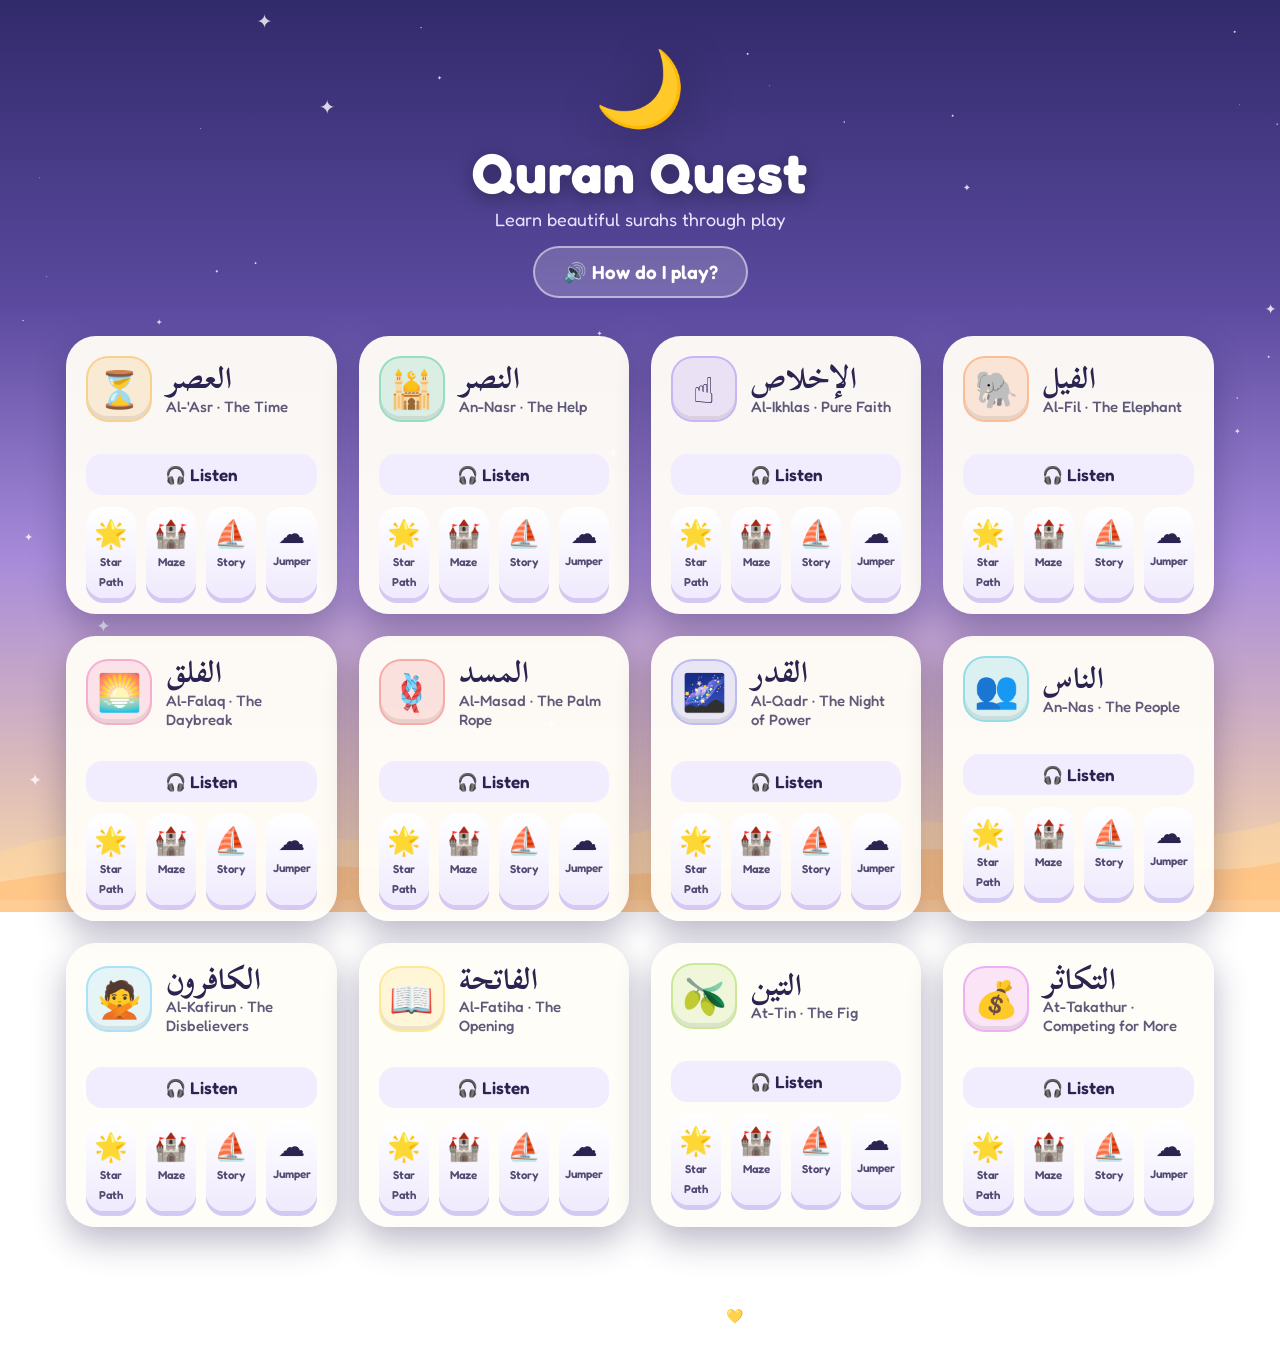
<file: index.html>
<!DOCTYPE html>
<html lang="en">
<head>
<meta charset="UTF-8" />
<meta name="viewport" content="width=device-width, initial-scale=1.0, maximum-scale=1.0, user-scalable=no" />
<title>Quran Quest — Learn Surahs Through Play</title>
<link rel="stylesheet" href="assets/css/shared.css?v=20260709d" />
<link rel="icon" href="data:image/svg+xml,<svg xmlns='http://www.w3.org/2000/svg' viewBox='0 0 100 100'><text y='.9em' font-size='90'>🌙</text></svg>" />
<style>
  body {
    min-height: 100vh;
    background: linear-gradient(180deg, #312a6b 0%, #5b4a9f 34%, #a78bda 62%, #fcd9a8 100%);
    background-attachment: fixed;
  }
  .stars-bg { position: fixed; inset: 0; pointer-events: none; z-index: 0; }
  .stars-bg span { position: absolute; color: #fff; opacity: .8; animation: twinkle 2.6s ease-in-out infinite; }
  @keyframes twinkle { 50% { opacity: .15; transform: scale(.7); } }

  header { position: relative; z-index: 1; text-align: center; padding: 42px 16px 8px; }
  .logo-moon { font-size: 74px; display: inline-block; animation: qq-float 4s ease-in-out infinite; filter: drop-shadow(0 10px 24px rgba(0,0,0,.3)); }
  h1 { color: #fff; font-size: clamp(34px, 7vw, 56px); margin: 6px 0 2px; text-shadow: 0 4px 18px rgba(0,0,0,.35); letter-spacing: 1px; }
  .subtitle { color: #e9e2ff; font-size: 18px; margin-bottom: 6px; }
  .hear-btn {
    margin-top: 10px; padding: 12px 28px; border-radius: 999px; font-size: 19px; font-weight: 600;
    background: rgba(255,255,255,.18); color: #fff; border: 2px solid rgba(255,255,255,.5);
    backdrop-filter: blur(4px);
  }
  .hear-btn:active { transform: scale(.96); }

  .grid {
    position: relative; z-index: 1;
    display: grid; grid-template-columns: repeat(auto-fill, minmax(250px, 1fr));
    gap: 22px; padding: 30px clamp(14px, 4vw, 60px) 80px; max-width: 1250px; margin: 0 auto;
  }
  .card {
    background: rgba(255, 253, 247, .96); border-radius: 30px; padding: 20px 20px 16px;
    box-shadow: 0 14px 34px rgba(30, 20, 70, .30);
    transition: transform .18s ease, box-shadow .18s ease;
    animation: card-in .5s ease backwards;
  }
  .card:hover { transform: translateY(-6px); box-shadow: 0 22px 44px rgba(30,20,70,.36); }
  @keyframes card-in { from { transform: translateY(24px); opacity: 0; } }
  .card-top { display: flex; align-items: center; gap: 14px; }
  .card-emoji {
    width: 66px; height: 66px; border-radius: 22px; font-size: 36px;
    display: flex; align-items: center; justify-content: center; flex: none;
    box-shadow: inset 0 -4px 0 rgba(0,0,0,.08);
  }
  .card-names { flex: 1; min-width: 0; }
  .card-ar { font-family: "Scheherazade New", serif; font-size: 30px; font-weight: 700; line-height: 1.15; }
  .card-en { font-size: 15px; opacity: .75; font-weight: 500; }
  .card-stars { font-size: 15px; letter-spacing: 1px; margin: 8px 0 4px; min-height: 20px; }
  .card-listen {
    width: 100%; margin: 4px 0 12px; padding: 10px; border-radius: 16px; font-size: 17px; font-weight: 600;
    background: #f1edff; color: var(--ink); display: flex; align-items: center; justify-content: center; gap: 8px;
  }
  .card-listen:active { transform: scale(.97); }
  .card-listen.playing { background: #ffe9b8; }
  .games-row { display: grid; grid-template-columns: repeat(4, 1fr); gap: 10px; }
  .game-btn {
    border-radius: 18px; padding: 10px 4px 8px; text-align: center; text-decoration: none; color: var(--ink);
    background: linear-gradient(180deg, #fff, #efeafd);
    box-shadow: 0 5px 0 #d4c9f2; transition: transform .12s;
  }
  .game-btn:active { transform: translateY(4px); box-shadow: 0 1px 0 #d4c9f2; }
  .game-btn .gi { font-size: 27px; display: block; }
  .game-btn .gs { font-size: 11.5px; font-weight: 600; opacity: .8; }
  .hills { position: fixed; bottom: -12px; left: 0; right: 0; z-index: 0; pointer-events: none; }
  footer { position: relative; z-index: 1; text-align: center; color: rgba(255,255,255,.85); padding: 0 20px 26px; font-size: 14px; }
</style>
</head>
<body>
<div class="stars-bg" id="starsBg"></div>
<svg class="hills" viewBox="0 0 1440 140" preserveAspectRatio="none" height="140" width="100%">
  <path d="M0,80 C240,10 420,110 720,60 C1020,10 1240,100 1440,50 L1440,140 L0,140 Z" fill="rgba(255,214,158,.55)"/>
  <path d="M0,110 C300,60 560,130 860,90 C1160,50 1300,120 1440,90 L1440,140 L0,140 Z" fill="rgba(255,190,120,.65)"/>
</svg>

<header>
  <span class="logo-moon">🌙</span>
  <h1>Quran Quest</h1>
  <div class="subtitle">Learn beautiful surahs through play</div>
  <button class="hear-btn" id="introBtn">🔊 How do I play?</button>
</header>

<main class="grid" id="grid"></main>

<footer>Recitation: Mishary Rashid Alafasy · Made with 💛 for little reciters</footer>

<script src="assets/js/surahs.js?v=20260709d"></script>
<script src="assets/js/voice-manifest.js?v=20260709d"></script>
<script src="assets/js/engine.js?v=20260709d" data-audio-base="audio/"></script>
<script>
  // twinkling stars
  const bg = document.getElementById("starsBg");
  for (let i = 0; i < 60; i++) {
    const s = document.createElement("span");
    s.textContent = Math.random() > 0.7 ? "✦" : "·";
    s.style.left = Math.random() * 100 + "vw";
    s.style.top = Math.random() * 100 + "vh";
    s.style.fontSize = 6 + Math.random() * 14 + "px";
    s.style.animationDelay = Math.random() * 3 + "s";
    bg.appendChild(s);
  }

  const GAMES = [
    { id: "starpath", icon: "🌟", name: "Star Path", file: "star-path" },
    { id: "maze", icon: "🏰", name: "Maze", file: "maze" },
    { id: "story", icon: "⛵", name: "Story", file: "story" },
    { id: "jumper", icon: "☁️", name: "Jumper", file: "jumper" },
  ];

  const grid = document.getElementById("grid");
  let playingBtn = null;

  QQ.surahs().forEach((s, idx) => {
    const card = document.createElement("div");
    card.className = "card";
    card.style.animationDelay = idx * 0.05 + "s";
    const stars = QQ.totalStars(s.slug);
    card.innerHTML = `
      <div class="card-top">
        <div class="card-emoji" style="background:${s.color}22; border:2px solid ${s.color}55">${s.emoji}</div>
        <div class="card-names">
          <div class="card-ar">${s.arabicName}</div>
          <div class="card-en">${s.englishName} · ${s.meaningName}</div>
        </div>
      </div>
      <div class="card-stars">${stars > 0 ? "⭐".repeat(Math.min(stars, 12)) : "&nbsp;"}</div>
      <button class="card-listen">🎧 Listen</button>
      <div class="games-row">
        ${GAMES.map(g => `<a class="game-btn" href="games/${g.file}.html?surah=${s.slug}"><span class="gi">${g.icon}</span><span class="gs">${g.name}</span></a>`).join("")}
      </div>`;
    // listen = name spoken + full surah playback (passive listening builds memory)
    const btn = card.querySelector(".card-listen");
    const arEl = card.querySelector(".card-ar");
    btn.addEventListener("click", async () => {
      if (btn.classList.contains("playing")) { QQ.stopAudio(); btn.classList.remove("playing"); btn.innerHTML = "🎧 Listen"; return; }
      if (playingBtn) { playingBtn.classList.remove("playing"); playingBtn.innerHTML = "🎧 Listen"; }
      playingBtn = btn;
      QQ.stopAudio();
      btn.classList.add("playing"); btn.innerHTML = "⏹ Playing…";
      await QQ.speakIntro(s);
      await QQ.playSurah(s, v => { arEl.textContent = v.ar; arEl.classList.remove("qq-pulse"); void arEl.offsetWidth; arEl.classList.add("qq-pulse"); });
      arEl.textContent = s.arabicName;
      btn.classList.remove("playing"); btn.innerHTML = "🎧 Listen";
    });
    grid.appendChild(card);
  });

  document.getElementById("introBtn").addEventListener("click", () => {
    QQ.speak("Welcome to Quran Quest! Pick a surah card. Press the headphones to listen. " +
      "Then pick a game! Catch the star words on Star Path. Find the singing doors in the Maze. " +
      "Sail the story boat. Or jump up the clouds! Every game teaches you the surah. Have fun!", { force: true });
  });
</script>
</body>
</html>
</file>
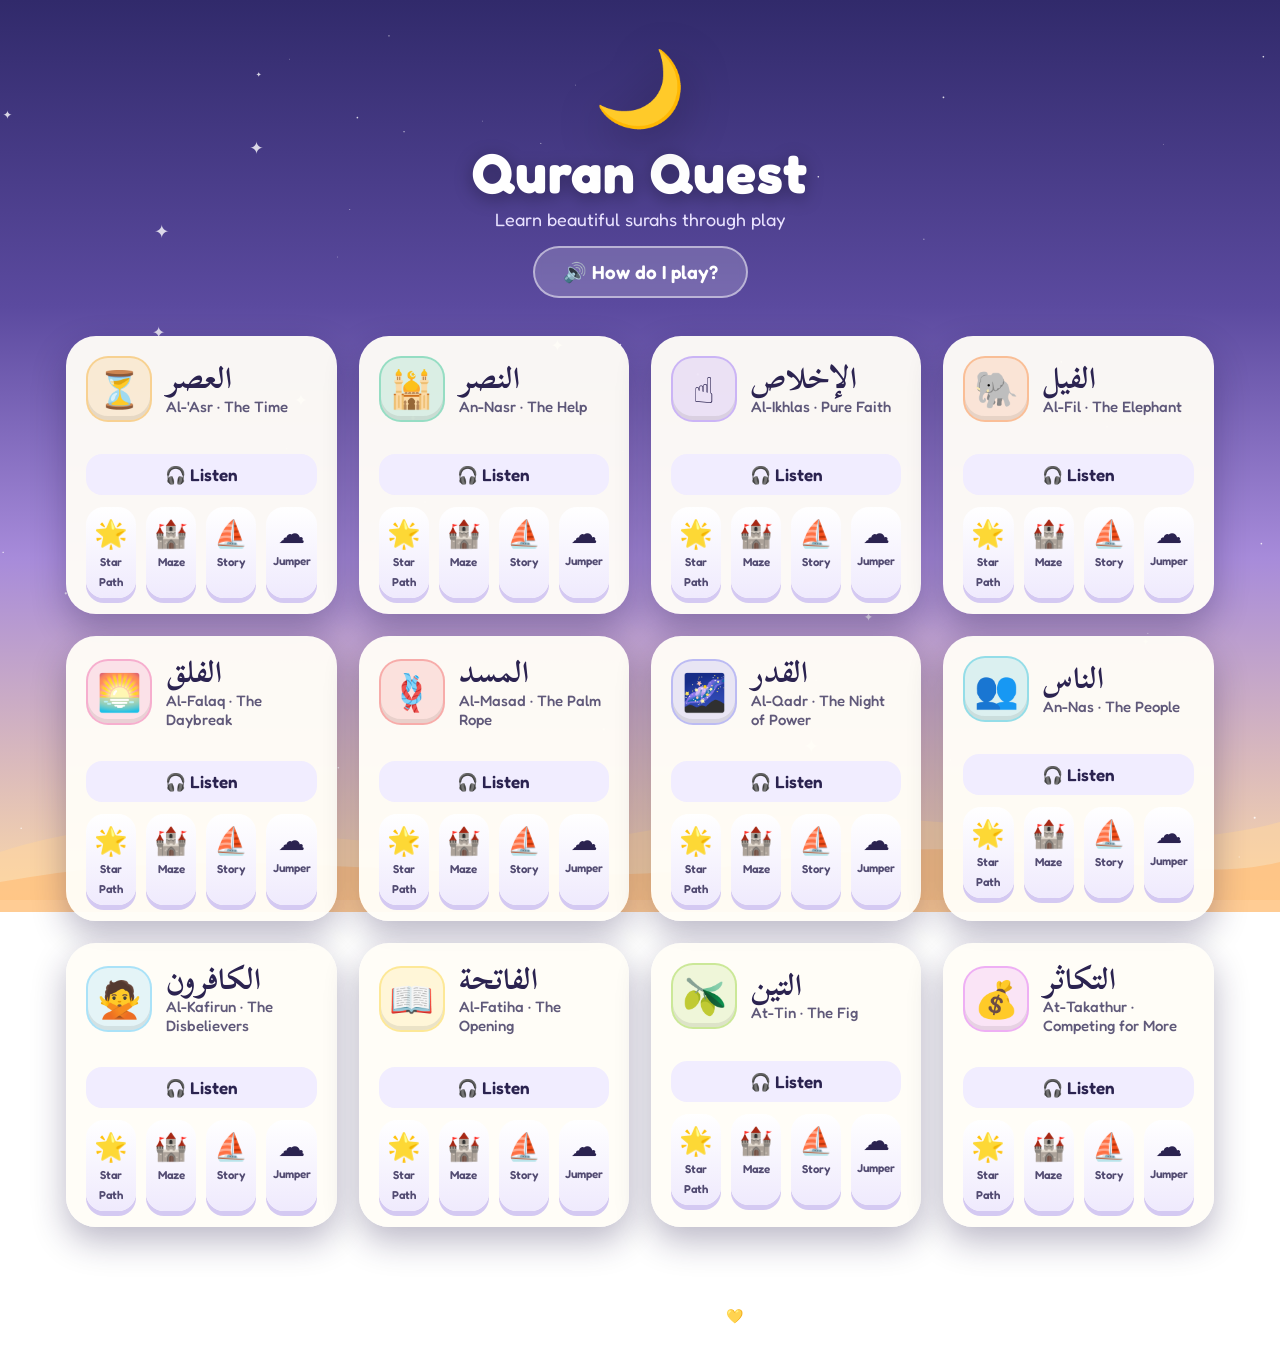
<file: games/jumper.html>
<!DOCTYPE html>
<html lang="en">
<head>
<meta charset="UTF-8" />
<meta name="viewport" content="width=device-width, initial-scale=1.0, maximum-scale=1.0, user-scalable=no" />
<title>Sky Jumper — Quran Quest</title>
<link rel="stylesheet" href="../assets/css/shared.css?v=20260709d" />
<style>
  body { background: #7dd3fc; overflow: hidden; }
  #wordPop { position: fixed; top: 13vh; left: 50%; transform: translateX(-50%);
    z-index: 30; pointer-events: none; text-align: center; opacity: 0; }
  #wordPop.show { animation: wp 1.5s ease forwards; }
  @keyframes wp {
    0% { opacity: 0; transform: translateX(-50%) scale(.5); }
    18% { opacity: 1; transform: translateX(-50%) scale(1.06); }
    80% { opacity: 1; } 100% { opacity: 0; }
  }
  #wordPop .wp-ar { font-family: "Scheherazade New", serif; font-weight: 700; direction: rtl;
    font-size: clamp(40px, 8vw, 68px); color: #fff;
    text-shadow: 0 0 22px #38bdf8, 0 4px 12px rgba(0,0,0,.4); }
  #ayahBanner { position: fixed; inset: 0; z-index: 35; display: none;
    align-items: center; justify-content: center; flex-direction: column; gap: 8px;
    background: radial-gradient(ellipse at center, rgba(30,64,120,.88), rgba(15,35,80,.94));
    backdrop-filter: blur(4px); text-align: center; padding: 20px; }
  #ayahBanner.show { display: flex; animation: qq-appear .4s ease; }
  #ayahBanner .ab-star { font-size: 60px; animation: qq-float 2.2s ease-in-out infinite; }
  #ayahBanner .ab-ar { font-family: "Scheherazade New", serif; font-weight: 700; direction: rtl;
    font-size: clamp(32px, 7vw, 60px); color: #ffe9a8; line-height: 2;
    text-shadow: 0 0 28px rgba(251,191,36,.55); max-width: 90vw; }
  #progress { position: fixed; top: 74px; left: 50%; transform: translateX(-50%);
    z-index: 40; display: flex; gap: 7px; background: rgba(255,255,255,.25);
    padding: 7px 14px; border-radius: 999px; backdrop-filter: blur(4px); }
  #progress .p-dot { width: 13px; height: 13px; border-radius: 50%; background: rgba(255,255,255,.5); transition: all .3s; }
  #progress .p-dot.done { background: #f59e0b; box-shadow: 0 0 8px #f59e0b; }
</style>
</head>
<body>
<canvas id="cv"></canvas>
<div id="wordPop"><div class="wp-ar"></div></div>
<div id="ayahBanner"><div class="ab-star">🌟</div><div class="ab-ar"></div></div>

<script src="../assets/js/surahs.js?v=20260709d"></script>
<script src="../assets/js/voice-manifest.js?v=20260709d"></script>
<script src="../assets/js/engine.js?v=20260709d" data-audio-base="../audio/"></script>
<script>
(async function () {
  const surah = QQ.getSurah(QQ.param("surah"));
  if (!surah) { location.href = "../index.html"; return; }
  let level = Math.min(QQ.getLevel("jumper", surah.slug), 3);
  const V = surah.verses.length;

  const cv = document.getElementById("cv");
  const c = QQ.fitCanvas(cv);
  const W = () => innerWidth, H = () => innerHeight;
  QQ.hud(surah, "Sky Jumper");
  const keys = QQ.controls({ buttons: ["left", "right"] });
  const wordPop = document.getElementById("wordPop");
  const banner = document.getElementById("ayahBanner");
  try { await document.fonts.load('700 48px "Scheherazade New"'); } catch (e) {}

  const prog = document.createElement("div");
  prog.id = "progress";
  surah.verses.forEach(() => { const d = document.createElement("div"); d.className = "p-dot"; prog.appendChild(d); });
  document.body.appendChild(prog);
  const dots = [...prog.children];

  // ---------- build the sky (world y: 0 at base, NEGATIVE going up) ----------
  const STEP = 118;
  let clouds = [], seq = [], moon = null;
  function margin() { return Math.min(W() * .16, 130); }
  function zig(i) {
    // gentle weave around the center: consecutive clouds stay within easy
    // steering range of each other for small hands
    return W() / 2 + Math.sin(i * .9) * (W() / 2 - margin()) * .55;
  }
  function build() {
    clouds = []; seq = [];
    let y = -220, idx = 0;
    // base pad
    clouds.push({ x: W() / 2, y: 40, w: 200, type: "base", done: true });
    surah.verses.forEach((v, vi) => {
      v.words.forEach((w, wi) => {
        const cl = { x: zig(idx), y, w: 128, type: "word", vi, wi, word: w, done: false, seqI: seq.length, drift: level >= 3 && idx % 3 === 0 ? 1 : 0, t0: Math.random() * 9 };
        clouds.push(cl); seq.push(cl);
        // decoy next to it (levels 2-3): same verse, wrong position word —
        // kept well away horizontally so it never blocks the real path
        if (level >= 2 && v.words.length > 1 && wi % 2 === 1) {
          const dw = v.words[(wi + 2) % v.words.length];
          let dx = W() - cl.x;
          if (Math.abs(dx - cl.x) < 300) dx = cl.x > W() / 2 ? cl.x - 340 : cl.x + 340;
          dx = Math.max(70, Math.min(W() - 70, dx));
          clouds.push({ x: dx, y: y - 50, w: 110, type: "decoy", word: dw, grey: false, t0: Math.random() * 9 });
        }
        y -= STEP; idx++;
      });
      const gate = { x: W() / 2, y, w: 230, type: "gate", vi, done: false, seqI: seq.length, t0: 0 };
      clouds.push(gate); seq.push(gate);
      y -= STEP * 1.2;
    });
    moon = { x: W() / 2, y: y - 60 };
  }
  build();

  // ---------- player ----------
  const P = { x: W() / 2, y: -40, vx: 0, vy: 0, r: 24, squash: 0 };
  let cam = -H() + 120, nextI = 0, paused = true, t = 0, rescue = 0, sparks = [];
  const BOUNCE = -15.2, SUPER = -17, WEAK = -7.5, GRAV = 0.34;

  function spark(x, y, col, n) {
    for (let i = 0; i < (n || 14); i++)
      sparks.push({ x, y, vx: (Math.random() - .5) * 6, vy: (Math.random() - .5) * 6 - 2, life: 1, col });
  }
  function popWord(txt, color) {
    wordPop.querySelector(".wp-ar").textContent = txt;
    wordPop.querySelector(".wp-ar").style.textShadow = "0 0 22px " + (color || "#38bdf8") + ", 0 4px 12px rgba(0,0,0,.4)";
    wordPop.classList.remove("show"); void wordPop.offsetWidth; wordPop.classList.add("show");
  }

  async function landGate(g) {
    g.done = true;
    paused = true;
    QQ.stopAudio();
    const v = surah.verses[g.vi];
    dots[g.vi].classList.add("done");
    banner.querySelector(".ab-ar").textContent = v.ar;
    banner.classList.add("show");
    QQ.sfx.fanfare();
    await QQ.playVerse(surah.id, v.n);
    await QQ.speak(v.meaning);
    banner.classList.remove("show");
    nextI++;
    if (nextI >= seq.length) {
      // ride to the moon
      paused = false;
      P.vy = SUPER * 1.2;
    } else {
      QQ.preload(surah.id, surah.verses[Math.min(g.vi + 1, V - 1)].n);
      QQ.preloadWords(surah.verses[Math.min(g.vi + 1, V - 1)]);
      paused = false;
      P.vy = SUPER;
    }
  }

  function landCloud(cl) {
    P.squash = 8;
    P.y = cl.y - 10 - P.r; // snap onto the cloud so every bounce starts from its top
    if (cl.type === "base") { P.vy = BOUNCE; QQ.sfx.bounce(); return; }
    if (cl.type === "decoy") {
      P.vy = WEAK; cl.grey = true;
      QQ.sfx.hm(); QQ.playWord(cl.word.audio);
      popWord(cl.word.ar, "#94a3b8");
      return;
    }
    const isNext = cl.seqI === nextI;
    if (cl.type === "gate") {
      if (isNext) landGate(cl);
      else P.vy = BOUNCE; // revisit
      return;
    }
    // word cloud
    if (isNext) {
      cl.done = true; nextI++;
      P.vy = SUPER;
      QQ.sfx.pop();
      QQ.playWord(cl.word.audio);
      popWord(cl.word.ar);
      spark(cl.x, cl.y, "#fff", 18);
    } else if (cl.done) {
      P.vy = BOUNCE; QQ.sfx.bounce();
      QQ.playWord(cl.word.audio); // reinforcement replay
      popWord(cl.word.ar);
    } else {
      P.vy = WEAK; QQ.sfx.hm();
    }
  }

  function rescueMe() {
    // friendly balloon back to last checkpoint
    rescue = 1;
    QQ.sfx.soft();
    const target = nextI > 0 ? seq[nextI - 1] : clouds[0];
    P.x = target.x; P.vx = 0; P.vy = 0;
    P.ry = target.y - 300; // rescue float target
  }

  // ---------- drawing ----------
  function sky() {
    const p = Math.min(1, nextI / Math.max(1, seq.length)); // 0 ground → 1 space
    const top = [200 - p * 60, 70 - p * 20, 80 - p * 55];
    const bot = [200 - p * 10, 80, 88 - p * 30];
    const g = c.createLinearGradient(0, 0, 0, H());
    g.addColorStop(0, `hsl(${top[0]}, ${top[1]}%, ${Math.max(12, top[2])}%)`);
    g.addColorStop(1, `hsl(${bot[0]}, ${bot[1]}%, ${bot[2]}%)`);
    c.fillStyle = g; c.fillRect(0, 0, W(), H());
    // stars appear as you climb
    if (p > .3) {
      c.fillStyle = "#fff";
      for (let i = 0; i < 50; i++) {
        const sx = (i * 379) % W(), sy = ((i * 211) - cam * .1) % H();
        c.globalAlpha = Math.max(0, (p - .3)) * (.4 + Math.abs(Math.sin(t * .03 + i)) * .5);
        c.fillRect(sx, (sy + H()) % H(), 2, 2);
      }
      c.globalAlpha = 1;
    }
    // distant drifting puffs
    c.fillStyle = "rgba(255,255,255,.25)";
    for (let i = 0; i < 8; i++) {
      const cx = ((i * 431 + t * (.2 + i * .05)) % (W() + 300)) - 150;
      const cy = ((i * 617) - cam * .3) % (H() + 200) - 100;
      c.beginPath(); c.ellipse(cx, (cy + H() + 200) % (H() + 200) - 100, 70, 24, 0, 0, 7); c.fill();
    }
  }
  function drawCloud(cl) {
    const y = cl.y - cam;
    if (y < -80 || y > H() + 80) return;
    if (cl.drift) cl.x += Math.sin(t * .02 + cl.t0) * .6;
    const isNext = cl.seqI === nextI;
    const bob = Math.sin(t * .04 + (cl.t0 || 0)) * 4;
    c.save();
    if (cl.type === "gate") {
      const glow = isNext ? .8 + Math.sin(t * .1) * .2 : .35;
      c.shadowColor = "#fbbf24"; c.shadowBlur = 34 * glow;
      c.fillStyle = cl.done ? "#fde68a" : "#fbbf24";
      // star platform
      c.beginPath();
      for (let i = 0; i < 10; i++) {
        const rr = i % 2 ? 16 : 34;
        const a = (i * Math.PI) / 5 - Math.PI / 2 + t * .004;
        c[i ? "lineTo" : "moveTo"](cl.x + Math.cos(a) * rr * 1.1, y + bob + Math.sin(a) * rr * .55);
      }
      c.closePath(); c.fill();
      c.fillStyle = "#fff7d6";
      QQ.rr(c, cl.x - cl.w / 2, y + bob + 12, cl.w, 16, 8); c.fill();
      c.restore();
      return;
    }
    let col = "#ffffff";
    if (cl.type === "decoy") col = cl.grey ? "rgba(148,163,184,.6)" : "#e2e8f0";
    if (cl.type === "word" && cl.done) col = "#fde68a";
    if (isNext && level < 3) { c.shadowColor = "#38bdf8"; c.shadowBlur = 26 + Math.sin(t * .12) * 10; }
    c.fillStyle = col;
    const wdt = cl.w;
    c.beginPath();
    c.ellipse(cl.x, y + bob + 8, wdt / 2, 20, 0, 0, 7);
    c.ellipse(cl.x - wdt * .22, y + bob, wdt * .2, 17, 0, 0, 7);
    c.ellipse(cl.x + wdt * .2, y + bob - 2, wdt * .24, 19, 0, 0, 7);
    c.ellipse(cl.x, y + bob - 8, wdt * .2, 16, 0, 0, 7);
    c.fill();
    if (isNext && cl.type === "word") {
      c.fillStyle = "#0ea5e9";
      c.font = "700 20px Fredoka";
      c.textAlign = "center";
      c.fillText("✦", cl.x, y + bob - 22);
      c.textAlign = "left";
    }
    c.restore();
  }
  function drawMoon() {
    const y = moon.y - cam;
    if (y > H() + 120) return;
    c.save();
    c.shadowColor = "#fff7d6"; c.shadowBlur = 60;
    c.fillStyle = "#fff7d6";
    c.beginPath(); c.arc(moon.x, y, 54, 0, 7); c.fill();
    c.fillStyle = "rgba(230,220,180,.7)";
    [[-14, -10, 9], [16, 6, 7], [-2, 18, 6]].forEach(([mx, my, mr]) => {
      c.beginPath(); c.arc(moon.x + mx, y + my, mr, 0, 7); c.fill();
    });
    c.restore();
  }
  function drawPlayer() {
    const y = P.y - cam;
    if (P.squash > 0) P.squash -= .8;
    const sq = P.squash / 10;
    c.save();
    c.shadowColor = "#fff"; c.shadowBlur = 18;
    c.fillStyle = "#fca5a5";
    c.beginPath(); c.ellipse(P.x, y, P.r * (1 + sq * .4), P.r * (1 - sq * .4), 0, 0, 7); c.fill();
    c.restore();
    // cape flutter
    c.fillStyle = "#f87171";
    c.beginPath();
    c.moveTo(P.x - P.r * .7, y);
    c.quadraticCurveTo(P.x - P.r * 1.6, y + 14 + Math.sin(t * .3) * 5, P.x - P.r * .4, y + P.r * .8);
    c.closePath(); c.fill();
    // face
    c.fillStyle = "#2b2350";
    const lx = P.vx * 1.2;
    c.beginPath(); c.arc(P.x - 7 + lx, y - 5, 3.2, 0, 7); c.fill();
    c.beginPath(); c.arc(P.x + 7 + lx, y - 5, 3.2, 0, 7); c.fill();
    c.strokeStyle = "#2b2350"; c.lineWidth = 2;
    c.beginPath(); c.arc(P.x + lx, y + 4, 5, 0, Math.PI); c.stroke();
    if (rescue > 0) { // balloon
      c.font = "44px serif"; c.fillText("🎈", P.x - 14, y - P.r - 14);
    }
  }

  // ---------- loop ----------
  let finished = false;
  function loop() {
    requestAnimationFrame(loop); // schedule FIRST: one bad frame can never kill the game
    try {
    t++;
    if (!paused) {
      if (rescue > 0) {
        P.y += (P.ry - P.y) * .06;
        if (Math.abs(P.ry - P.y) < 8) { rescue = 0; P.vy = 0; }
      } else {
        if (keys.left) P.vx -= .6;
        if (keys.right) P.vx += .6;
        P.vx *= .92;
        P.x += P.vx * 1.6;
        if (P.x < -20) P.x = W() + 20; // wrap around edges (fun!)
        if (P.x > W() + 20) P.x = -20;
        P.vy += GRAV;
        P.y += P.vy;
        // landings (only while falling)
        if (P.vy > 0) {
          for (const cl of clouds) {
            if (cl.type === "decoy" && cl.grey) continue;
            // Only solid things: the base, decoys, the NEXT target, and
            // clouds already collected. Everything ahead is a ghost you fall
            // through — so overshooting can never trap you above your target.
            const solid = cl.type === "base" || cl.type === "decoy" ||
                          cl.seqI === nextI || cl.done;
            if (!solid) continue;
            const top = cl.y - 10;
            if (Math.abs(cl.x - P.x) < cl.w / 2 + P.r * .6 && P.y + P.r > top && P.y + P.r < top + 48 && P.vy < 28) {
              landCloud(cl); break;
            }
          }
        }
        // reached the moon?
        if (!finished && nextI >= seq.length && P.y < moon.y + 70) {
          finished = true;
          spark(moon.x, moon.y, "#ffe9a8", 40);
          QQ.setLevel("jumper", surah.slug, level + 1);
          QQ.finish(surah, "jumper", level, () => location.reload());
        }
        // fell too far below camera → rescue balloon
        if (P.y - cam > H() + 140 && !finished) rescueMe();
      }
      // camera follows highest point (never scrolls down much)
      const targetCam = P.y - H() * .62;
      if (targetCam < cam) cam += (targetCam - cam) * .1;
    }
    sky();
    drawMoon();
    clouds.forEach(drawCloud);
    drawPlayer();
    sparks = sparks.filter(p => p.life > 0);
    sparks.forEach(p => {
      p.x += p.vx; p.y += p.vy; p.vy += .1; p.life -= .025;
      c.globalAlpha = p.life; c.fillStyle = p.col;
      c.beginPath(); c.arc(p.x, p.y - cam, 4 * p.life, 0, 7); c.fill();
    });
    c.globalAlpha = 1;
    } catch (e) { QQ.frameError(e); }
  }
  loop();

  QQ.startOverlay(
    "Sky Jumper", "☁️",
    "Time to jump up to the moon! Steer with the arrows. Bounce on the glowing clouds — " +
    "each cloud sings one word of the surah in order. Land on the golden star to hear the whole ayah!",
    async () => {
      QQ.preload(surah.id, surah.verses[0].n);
      QQ.preloadWords(surah.verses[0]);
      await QQ.speakIntro(surah);
      paused = false;
      P.vy = BOUNCE;
    }
  );
})();
</script>
</body>
</html>
</file>
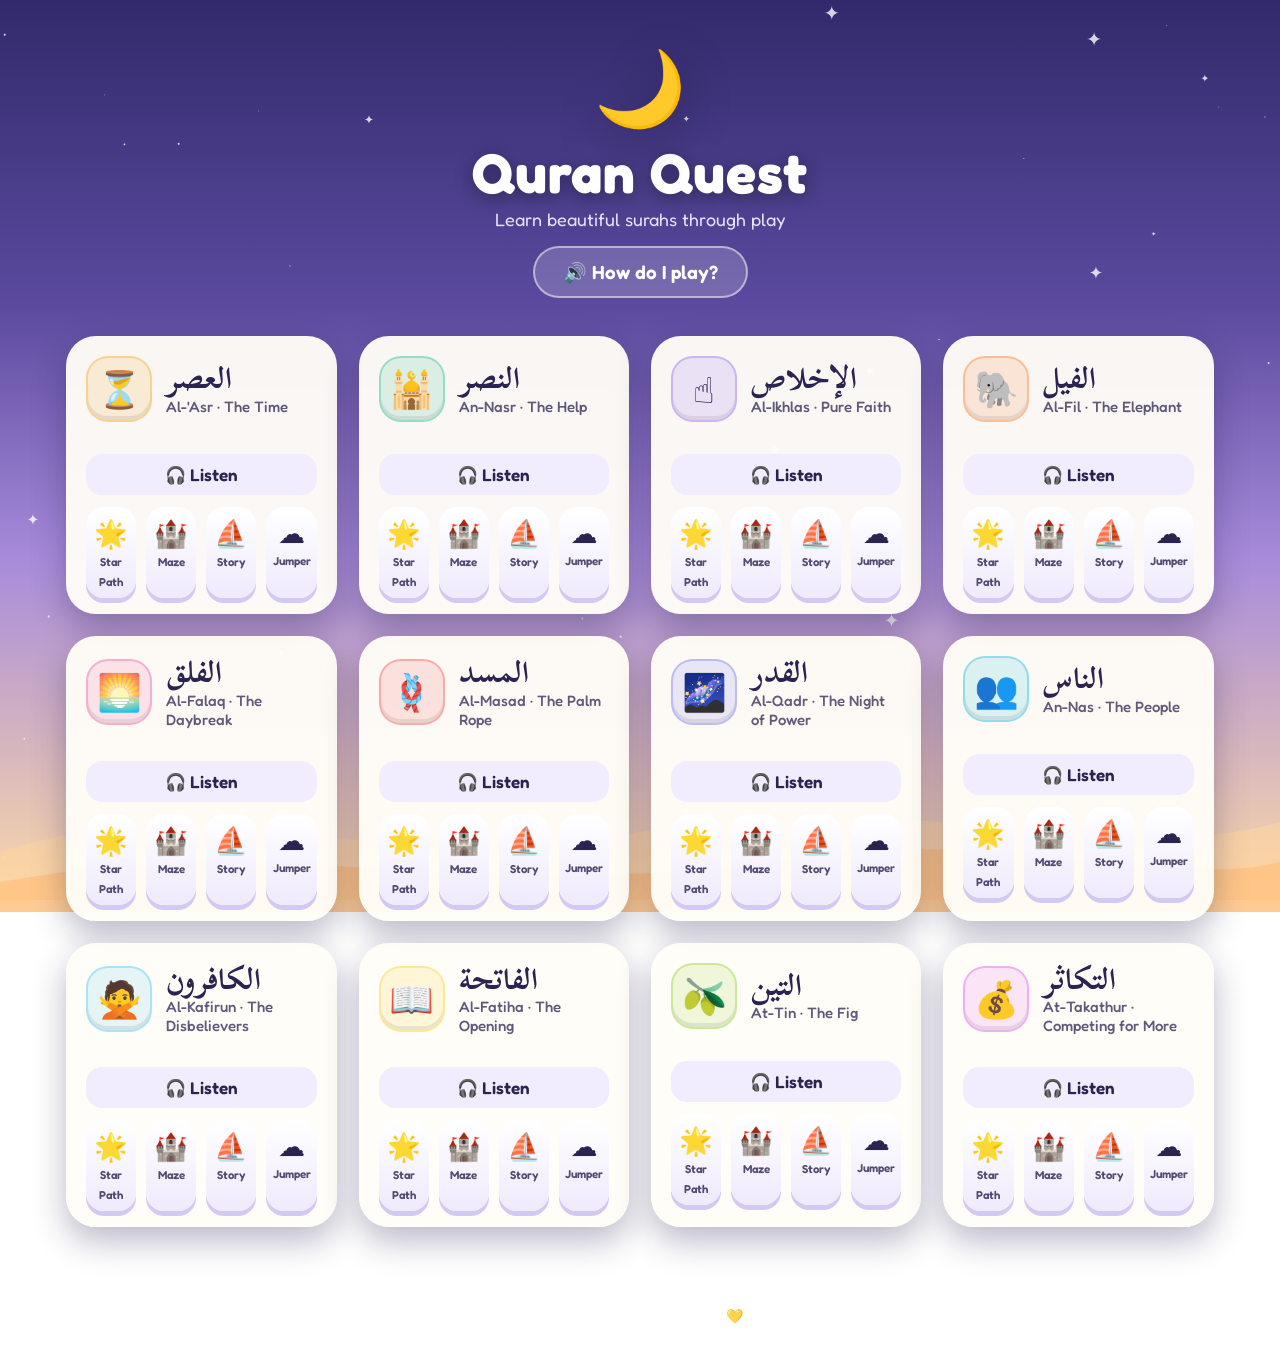
<file: games/maze.html>
<!DOCTYPE html>
<html lang="en">
<head>
<meta charset="UTF-8" />
<meta name="viewport" content="width=device-width, initial-scale=1.0, maximum-scale=1.0, user-scalable=no" />
<title>Ayah Maze — Quran Quest</title>
<link rel="stylesheet" href="../assets/css/shared.css?v=20260709d" />
<style>
  body { background: #1e3a2f; overflow: hidden; }
  #ayahBanner {
    position: fixed; inset: 0; z-index: 35; display: none;
    align-items: center; justify-content: center; flex-direction: column; gap: 10px;
    background: radial-gradient(ellipse at center, rgba(20,60,45,.9), rgba(10,35,25,.95));
    backdrop-filter: blur(4px); text-align: center; padding: 20px;
  }
  #ayahBanner.show { display: flex; animation: qq-appear .4s ease; }
  #ayahBanner .ab-emoji { font-size: 56px; animation: qq-float 2.5s ease-in-out infinite; }
  #ayahBanner .ab-ar {
    font-family: "Scheherazade New", serif; font-weight: 700; direction: rtl;
    font-size: clamp(32px, 7vw, 60px); color: #d9f99d; line-height: 2;
    text-shadow: 0 0 30px rgba(163,230,53,.5); max-width: 90vw;
  }
  #progress {
    position: fixed; top: 74px; left: 50%; transform: translateX(-50%);
    z-index: 40; display: flex; gap: 7px; background: rgba(255,255,255,.16);
    padding: 7px 14px; border-radius: 999px; backdrop-filter: blur(4px);
  }
  #progress .p-dot { width: 13px; height: 13px; border-radius: 50%; background: rgba(255,255,255,.35); transition: all .3s; }
  #progress .p-dot.done { background: #a3e635; box-shadow: 0 0 8px #a3e635; }
</style>
</head>
<body>
<canvas id="cv"></canvas>
<div id="ayahBanner"><div class="ab-emoji"></div><div class="ab-ar"></div></div>

<script src="../assets/js/surahs.js?v=20260709d"></script>
<script src="../assets/js/voice-manifest.js?v=20260709d"></script>
<script src="../assets/js/engine.js?v=20260709d" data-audio-base="../audio/"></script>
<script>
(async function () {
  const surah = QQ.getSurah(QQ.param("surah"));
  if (!surah) { location.href = "../index.html"; return; }
  let level = Math.min(QQ.getLevel("maze", surah.slug), 3);
  const V = surah.verses.length;

  const cv = document.getElementById("cv");
  const c = QQ.fitCanvas(cv);
  QQ.hud(surah, "Ayah Maze");
  const banner = document.getElementById("ayahBanner");
  try { await document.fonts.load('700 48px "Scheherazade New"'); } catch (e) {}

  const prog = document.createElement("div");
  prog.id = "progress";
  surah.verses.forEach(() => { const d = document.createElement("div"); d.className = "p-dot"; prog.appendChild(d); });
  document.body.appendChild(prog);
  const dots = [...prog.children];

  // ---------- maze generation (recursive backtracker on odd grid) ----------
  const COLS = 15, ROWS = 11; // odd numbers
  let grid, doors, gems, room = -1, playerT, playerFrom, moveT = 1, facing = 1;
  let paused = true, t = 0, wrongTalk = 0;

  function genMaze(seed) {
    let s = seed * 2654435761 % 4294967296;
    const rnd = () => (s = (s * 1103515245 + 12345) % 2147483648) / 2147483648;
    const g = Array.from({ length: ROWS }, () => Array(COLS).fill(1));
    const stack = [[1, 1]];
    g[1][1] = 0;
    while (stack.length) {
      const [cx, cy] = stack[stack.length - 1];
      const dirs = [[2, 0], [-2, 0], [0, 2], [0, -2]].sort(() => rnd() - .5);
      let moved = false;
      for (const [dx, dy] of dirs) {
        const nx = cx + dx, ny = cy + dy;
        if (nx > 0 && nx < COLS - 1 && ny > 0 && ny < ROWS - 1 && g[ny][nx] === 1) {
          g[ny][nx] = 0; g[cy + dy / 2][cx + dx / 2] = 0;
          stack.push([nx, ny]); moved = true; break;
        }
      }
      if (!moved) stack.pop();
    }
    // extra loops so it's friendlier (few dead ends)
    for (let i = 0; i < 6; i++) {
      const x = 2 + 2 * Math.floor(rnd() * ((COLS - 3) / 2));
      const y = 1 + 2 * Math.floor(rnd() * ((ROWS - 1) / 2));
      if (y > 0 && y < ROWS - 1 && x > 1 && x < COLS - 1) g[y][x] = 0;
    }
    return { g, rnd };
  }

  // door candidate sets: room vi exit asks "which ayah comes after verse vi+1?"
  function buildRoom(vi) {
    const { g, rnd } = genMaze(surah.id * 100 + vi * 7 + level);
    grid = g;
    // entrance: left edge middle
    grid[Math.floor(ROWS / 2)][0] = 0;
    playerT = { x: 0, y: Math.floor(ROWS / 2) };
    playerFrom = { ...playerT }; moveT = 1;
    // doors: right edge
    const nDoors = vi >= V - 1 ? 1 : (level === 1 ? 2 : 3);
    const rows = [2, Math.floor(ROWS / 2), ROWS - 3].slice(0, 3);
    const chosenRows = rows.sort(() => rnd() - .5).slice(0, nDoors).sort((a, b) => a - b);
    // candidates: correct = verse vi+2 (index vi+1); decoys = other verses
    const correctIdx = vi + 1;
    const others = surah.verses.map((_, i) => i).filter(i => i !== correctIdx && i !== vi);
    const decoys = others.sort(() => rnd() - .5).slice(0, nDoors - 1);
    const cands = vi >= V - 1 ? [null] : [correctIdx, ...decoys].sort(() => rnd() - .5);
    doors = chosenRows.map((r, k) => {
      grid[r][COLS - 1] = 0; grid[r][COLS - 2] = 0; // carve access
      if (grid[r][COLS - 3] === 1 && grid[r - 1][COLS - 2] === 1 && grid[r + 1] && grid[r + 1][COLS - 2] === 1) grid[r][COLS - 3] = 0;
      return { x: COLS - 1, y: r, verseIdx: cands[k], heard: false, wob: 0, open: false, final: vi >= V - 1 };
    });
    // gems: replay current verse; place at random open cells on the right half
    gems = [];
    let tries = 0;
    while (gems.length < 3 && tries++ < 200) {
      const x = 3 + Math.floor(rnd() * (COLS - 5));
      const y = 1 + Math.floor(rnd() * (ROWS - 2));
      if (grid[y][x] === 0 && !(x < 3 && y === playerT.y) && !gems.some(g2 => g2.x === x && g2.y === y))
        gems.push({ x, y, got: false, tw: rnd() * 6 });
    }
  }

  // ---------- flow ----------
  async function enterRoom(vi, first) {
    room = vi;
    buildRoom(vi);
    paused = true;
    const v = surah.verses[vi];
    banner.querySelector(".ab-emoji").textContent = v.sceneEmoji;
    banner.querySelector(".ab-ar").textContent = v.ar;
    banner.classList.add("show");
    if (first) QQ.sfx.whoosh();
    await QQ.playVerse(surah.id, v.n);
    await QQ.speak(v.meaning);
    if (vi < V - 1) await QQ.speak("Now find the singing door with the next ayah!");
    else await QQ.speak("Find the golden door!");
    banner.classList.remove("show");
    dots[vi].classList.add("done");
    if (vi + 1 < V) QQ.preload(surah.id, surah.verses[vi + 1].n);
    paused = false;
  }

  let doorBusy = false;
  async function touchDoor(d) {
    if (doorBusy) return;
    if (d.final || d.verseIdx === room + 1) {
      // correct!
      doorBusy = true; paused = true;
      d.open = true;
      QQ.sfx.fanfare();
      await QQ.wait(500);
      doorBusy = false;
      if (d.final) {
        QQ.setLevel("maze", surah.slug, level + 1);
        // grand replay of the whole surah on the finish card
        QQ.finish(surah, "maze", level, () => location.reload());
      } else {
        enterRoom(room + 1, false);
      }
    } else {
      d.wob = 12;
      QQ.sfx.hm();
      doorBusy = true;
      await QQ.playVerse(surah.id, surah.verses[d.verseIdx].n, 1); // hear it anyway (still learning)
      if (wrongTalk++ % 2 === 0) await QQ.speak("Hmm, that ayah is not next. Listen and try another door!");
      doorBusy = false;
    }
  }

  async function nearDoor(d) {
    if (d.heard || doorBusy || d.final) return;
    d.heard = true;
    doorBusy = true;
    QQ.sfx.step();
    await QQ.playVerse(surah.id, surah.verses[d.verseIdx].n);
    doorBusy = false;
  }

  // ---------- input: tile movement ----------
  const keys = QQ.controls({ buttons: ["left", "up", "down", "right"] });
  function tryMove() {
    if (moveT < 1 || paused) return;
    let dx = 0, dy = 0;
    if (keys.left) dx = -1; else if (keys.right) dx = 1;
    else if (keys.up) dy = -1; else if (keys.down) dy = 1;
    if (!dx && !dy) return;
    if (dx) facing = dx;
    const nx = playerT.x + dx, ny = playerT.y + dy;
    if (nx < 0 || ny < 0 || ny >= ROWS) return;
    // stepping onto a door column tile = choosing that door
    const d = doors.find(dd => dd.x === nx && dd.y === ny);
    if (nx >= COLS) return;
    if (grid[ny][nx] === 1) return;
    if (d) { touchDoor(d); return; }
    playerFrom = { ...playerT };
    playerT = { x: nx, y: ny };
    moveT = 0;
    QQ.sfx.step();
  }

  // ---------- render ----------
  function cellSize() {
    return Math.min((innerWidth - 40) / COLS, (innerHeight - 150) / ROWS);
  }
  function origin() {
    const cs = cellSize();
    return { ox: (innerWidth - COLS * cs) / 2, oy: (innerHeight - ROWS * cs) / 2 + 30, cs };
  }
  function draw() {
    const { ox, oy, cs } = origin();
    // grass
    const g = c.createLinearGradient(0, 0, 0, innerHeight);
    g.addColorStop(0, "#2c5c3f"); g.addColorStop(1, "#1c4630");
    c.fillStyle = g; c.fillRect(0, 0, innerWidth, innerHeight);
    // soft light patches
    for (let i = 0; i < 12; i++) {
      c.globalAlpha = .05;
      c.fillStyle = "#d9f99d";
      c.beginPath(); c.arc((i * 331) % innerWidth, (i * 197) % innerHeight, 60 + (i % 4) * 30, 0, 7); c.fill();
    }
    c.globalAlpha = 1;
    // maze floor
    c.fillStyle = "#e8ddc3";
    QQ.rr(c, ox - 8, oy - 8, COLS * cs + 16, ROWS * cs + 16, 18); c.fill();
    // path tiles
    for (let y = 0; y < ROWS; y++) for (let x = 0; x < COLS; x++) {
      if (grid[y][x] === 0) {
        c.fillStyle = (x + y) % 2 ? "#f6eed8" : "#efe5cb";
        c.fillRect(ox + x * cs, oy + y * cs, cs, cs);
      }
    }
    // hedge walls (rounded blocks with slight 3D)
    for (let y = 0; y < ROWS; y++) for (let x = 0; x < COLS; x++) {
      if (grid[y][x] === 1) {
        const px = ox + x * cs, py = oy + y * cs;
        c.fillStyle = "#37734b";
        QQ.rr(c, px + 1, py + 1, cs - 2, cs - 2, cs * .3); c.fill();
        c.fillStyle = "#4b8f60";
        QQ.rr(c, px + 2, py + 1, cs - 4, cs - 7, cs * .3); c.fill();
        // little leaf dots
        c.fillStyle = "rgba(217,249,157,.35)";
        c.beginPath(); c.arc(px + cs * .3, py + cs * .35, cs * .07, 0, 7); c.fill();
        c.beginPath(); c.arc(px + cs * .68, py + cs * .55, cs * .06, 0, 7); c.fill();
      }
    }
    // flowers on some floor corners
    c.font = cs * .32 + "px serif";
    for (let i = 0; i < 8; i++) {
      const fx = (i * 5 + 3) % (COLS - 2) + 1, fy = (i * 3 + 2) % (ROWS - 2) + 1;
      if (grid[fy] && grid[fy][fx] === 0) c.fillText(["🌸", "🌼", "🌷", "🍄"][i % 4], ox + fx * cs + cs * .55, oy + fy * cs + cs * .4);
    }
    // gems
    gems.forEach(gm => {
      if (gm.got) return;
      const bob = Math.sin(t * .06 + gm.tw) * cs * .06;
      const px = ox + gm.x * cs + cs / 2, py = oy + gm.y * cs + cs / 2 + bob;
      c.save();
      c.shadowColor = "#7dd3fc"; c.shadowBlur = 14;
      c.fillStyle = "#7dd3fc";
      c.beginPath();
      c.moveTo(px, py - cs * .2); c.lineTo(px + cs * .16, py); c.lineTo(px, py + cs * .2); c.lineTo(px - cs * .16, py);
      c.closePath(); c.fill();
      c.restore();
    });
    // doors
    doors.forEach(d => {
      const wob = d.wob > 0 ? Math.sin(d.wob * 1.5) * 3 : 0;
      if (d.wob > 0) d.wob -= .6;
      const px = ox + d.x * cs + wob, py = oy + d.y * cs;
      const pulse = .6 + Math.sin(t * .08) * .4;
      c.save();
      if (d.final) { c.shadowColor = "#fbbf24"; c.shadowBlur = 24 * pulse; }
      else { c.shadowColor = "#a3e635"; c.shadowBlur = 16 * pulse; }
      c.fillStyle = d.open ? "#fff7d6" : d.final ? "#fbbf24" : "#8b5a2b";
      QQ.rr(c, px - cs * .1, py - cs * .15, cs * 1.1, cs * 1.3, cs * .3); c.fill();
      c.restore();
      c.fillStyle = d.open ? "#fde68a" : "rgba(255,255,255,.85)";
      c.font = cs * .5 + "px serif";
      c.textAlign = "center";
      c.fillText(d.final ? "⭐" : d.open ? "✨" : "🔊", px + cs * .45, py + cs * .68);
      c.textAlign = "left";
    });
    // player: little explorer with lantern glow
    moveT = Math.min(1, moveT + .16);
    const e = moveT < 1 ? moveT * moveT * (3 - 2 * moveT) : 1;
    const plx = ox + (playerFrom.x + (playerT.x - playerFrom.x) * e) * cs + cs / 2;
    const ply = oy + (playerFrom.y + (playerT.y - playerFrom.y) * e) * cs + cs / 2;
    c.save();
    c.globalAlpha = .18 + Math.sin(t * .05) * .05;
    c.fillStyle = "#ffe9a8";
    c.beginPath(); c.arc(plx, ply, cs * 1.4, 0, 7); c.fill();
    c.restore();
    const hop = moveT < 1 ? -Math.sin(e * Math.PI) * cs * .15 : 0;
    c.fillStyle = "#fca5a5"; // body
    QQ.rr(c, plx - cs * .22, ply - cs * .1 + hop, cs * .44, cs * .42, cs * .15); c.fill();
    c.fillStyle = "#ffe1c4"; // head
    c.beginPath(); c.arc(plx, ply - cs * .24 + hop, cs * .2, 0, 7); c.fill();
    c.fillStyle = "#2b2350"; // eyes
    c.beginPath(); c.arc(plx - cs * .07 * -facing + cs * .05 * facing, ply - cs * .26 + hop, cs * .035, 0, 7); c.fill();
    c.beginPath(); c.arc(plx + cs * .11 * facing, ply - cs * .26 + hop, cs * .035, 0, 7); c.fill();
    // lantern
    c.fillStyle = "#fbbf24";
    c.beginPath(); c.arc(plx + cs * .3 * facing, ply + hop, cs * .09 + Math.sin(t * .1) * cs * .015, 0, 7); c.fill();
  }

  function loop() {
    requestAnimationFrame(loop); // schedule FIRST: one bad frame can never kill the game
    try {
    t++;
    tryMove();
    if (!paused && moveT >= 1) {
      // gem pickup
      gems.forEach(async gm => {
        if (!gm.got && gm.x === playerT.x && gm.y === playerT.y) {
          gm.got = true;
          QQ.sfx.pop();
          if (!doorBusy) { doorBusy = true; await QQ.playVerse(surah.id, surah.verses[room].n); doorBusy = false; }
        }
      });
      // proximity to doors → hear them (and re-hear after stepping away)
      doors.forEach(d => {
        const dist = Math.abs(d.x - 1 - playerT.x) + Math.abs(d.y - playerT.y);
        if (dist <= 1 && playerT.x >= COLS - 3) nearDoor(d);
        else if (dist > 3) d.heard = false;
      });
    }
    if (grid) draw();
    } catch (e) { QQ.frameError(e); }
  }
  loop();

  QQ.startOverlay(
    "Ayah Maze", "🏰",
    "Welcome to the Ayah Maze! Walk with the arrows. Listen to the ayah, then find the singing doors. " +
    "Walk into the door that sings the next ayah of the surah. Collect the blue gems to hear the ayah again!",
    () => enterRoom(0, true)
  );
})();
</script>
</body>
</html>
</file>
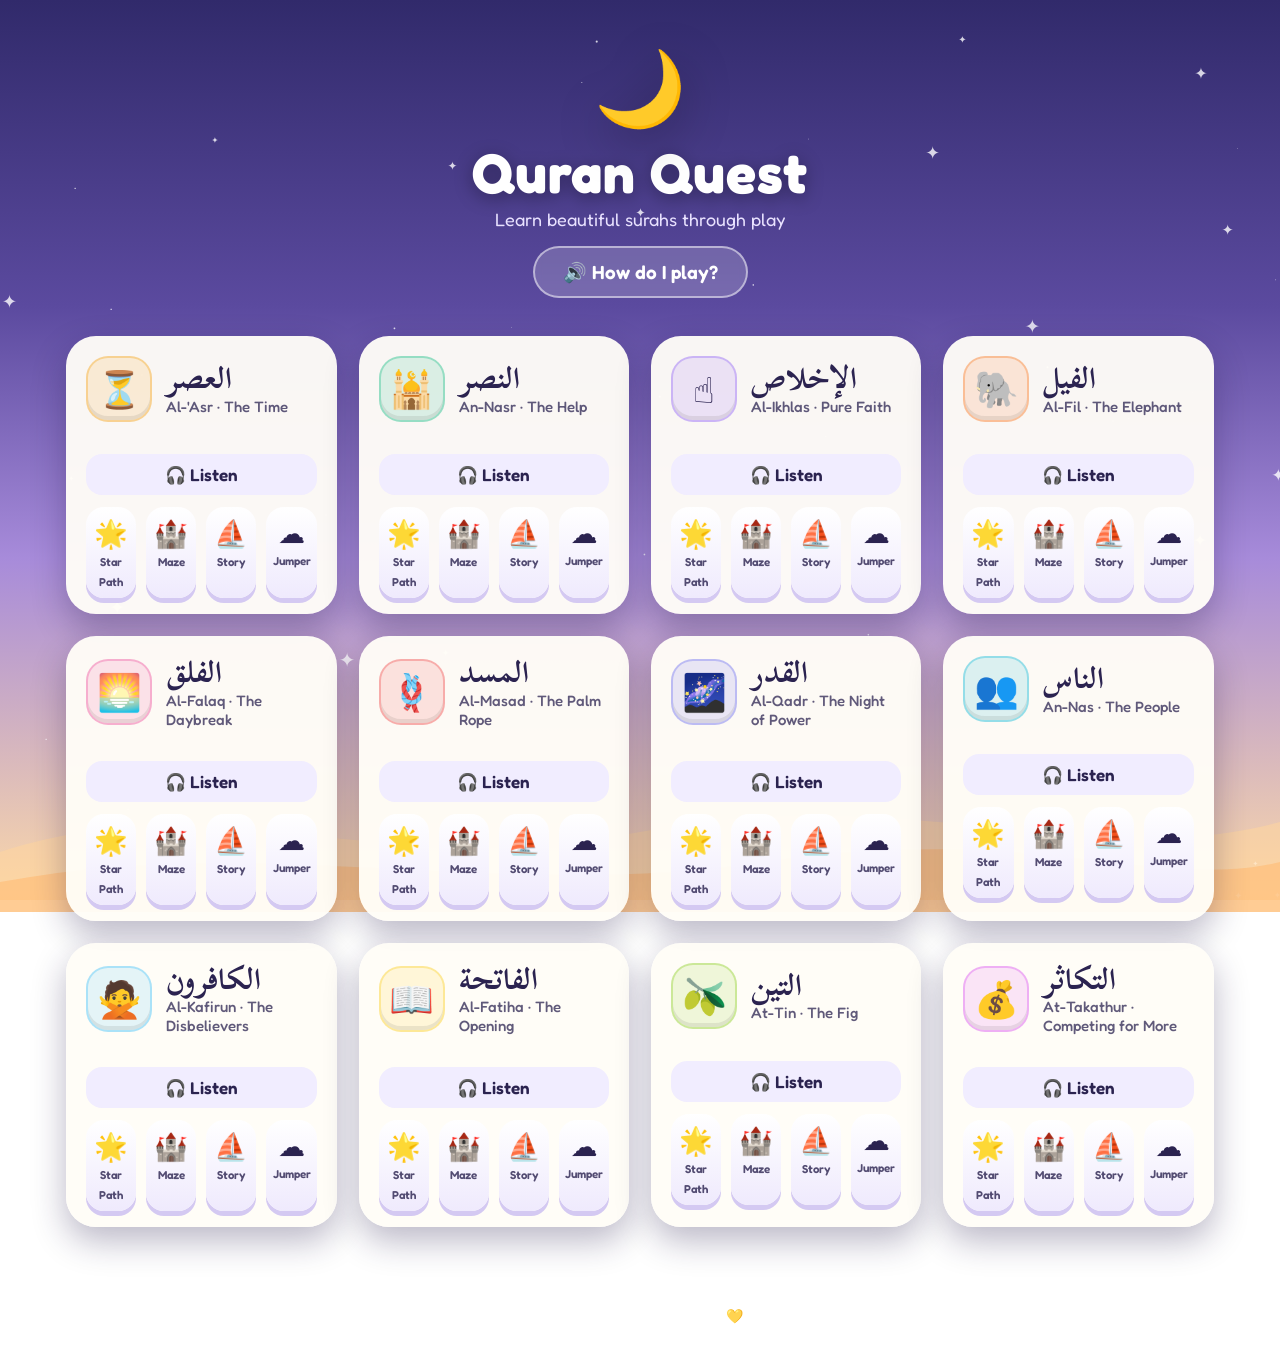
<file: games/star-path.html>
<!DOCTYPE html>
<html lang="en">
<head>
<meta charset="UTF-8" />
<meta name="viewport" content="width=device-width, initial-scale=1.0, maximum-scale=1.0, user-scalable=no" />
<title>Star Path — Quran Quest</title>
<link rel="stylesheet" href="../assets/css/shared.css?v=20260709d" />
<style>
  body { background: #2b2350; overflow: hidden; }
  #wordPop {
    position: fixed; top: 16vh; left: 50%; transform: translateX(-50%);
    z-index: 30; pointer-events: none; text-align: center; opacity: 0;
  }
  #wordPop.show { animation: wp 1.6s ease forwards; }
  @keyframes wp {
    0% { opacity: 0; transform: translateX(-50%) scale(.5); }
    18% { opacity: 1; transform: translateX(-50%) scale(1.08); }
    30% { transform: translateX(-50%) scale(1); }
    80% { opacity: 1; }
    100% { opacity: 0; }
  }
  #wordPop .wp-ar {
    font-family: "Scheherazade New", serif; font-weight: 700; direction: rtl;
    font-size: clamp(44px, 9vw, 76px); color: #fff;
    text-shadow: 0 0 24px #fbbf24, 0 4px 14px rgba(0,0,0,.5);
  }
  #ayahBanner {
    position: fixed; inset: 0; z-index: 35; display: none;
    align-items: center; justify-content: center; flex-direction: column;
    background: radial-gradient(ellipse at center, rgba(59,44,120,.88), rgba(30,22,64,.94));
    backdrop-filter: blur(4px); text-align: center; padding: 20px;
  }
  #ayahBanner.show { display: flex; animation: qq-appear .4s ease; }
  #ayahBanner .ab-ar {
    font-family: "Scheherazade New", serif; font-weight: 700; direction: rtl;
    font-size: clamp(34px, 7vw, 64px); color: #ffe9a8; line-height: 2;
    text-shadow: 0 0 30px rgba(251,191,36,.6); max-width: 90vw;
  }
  #ayahBanner .ab-glow { font-size: 54px; animation: qq-float 2.5s ease-in-out infinite; }
  #progress {
    position: fixed; top: 74px; left: 50%; transform: translateX(-50%);
    z-index: 40; display: flex; gap: 7px; background: rgba(255,255,255,.16);
    padding: 7px 14px; border-radius: 999px; backdrop-filter: blur(4px);
  }
  #progress .p-dot { width: 13px; height: 13px; border-radius: 50%; background: rgba(255,255,255,.35); transition: all .3s; }
  #progress .p-dot.done { background: #fbbf24; box-shadow: 0 0 8px #fbbf24; }
</style>
</head>
<body>
<canvas id="cv"></canvas>
<div id="wordPop"><div class="wp-ar"></div></div>
<div id="ayahBanner"><div class="ab-glow">✨</div><div class="ab-ar"></div></div>

<script src="../assets/js/surahs.js?v=20260709d"></script>
<script src="../assets/js/voice-manifest.js?v=20260709d"></script>
<script src="../assets/js/engine.js?v=20260709d" data-audio-base="../audio/"></script>
<script>
(async function () {
  const surah = QQ.getSurah(QQ.param("surah"));
  if (!surah) { location.href = "../index.html"; return; }
  let level = Math.min(QQ.getLevel("starpath", surah.slug), 3);

  const cv = document.getElementById("cv");
  const c = QQ.fitCanvas(cv);
  const W = () => innerWidth, H = () => innerHeight;
  QQ.hud(surah, "Star Path");
  const keys = QQ.controls({ buttons: ["left", "up", "right"] });
  const wordPop = document.getElementById("wordPop");
  const banner = document.getElementById("ayahBanner");
  try { await document.fonts.load('700 48px "Scheherazade New"'); } catch (e) {}

  // ---------- level build ----------
  const SEG_GAP = 340;          // between stars
  let stars = [], gates = [], worldW = 0, verseHue = [];
  function perm(n, seed) {      // seeded Fisher-Yates permutation
    let s = (seed * 9301 + 49297) % 233280;
    const rnd = () => (s = (s * 9301 + 49297) % 233280) / 233280;
    const a = [...Array(n).keys()];
    for (let i = n - 1; i > 0; i--) { const j = Math.floor(rnd() * (i + 1)); [a[i], a[j]] = [a[j], a[i]]; }
    return a;
  }
  function build() {
    stars = []; gates = [];
    let x = 700;
    surah.verses.forEach((v, vi) => {
      verseHue[vi] = 250 - vi * (190 / Math.max(1, surah.verses.length - 1)); // night → dawn
      const n = v.words.length;
      const px = perm(n, surah.id * 31 + vi * 7 + level);
      const py = perm(n, surah.id * 17 + vi * 13 + level * 3);
      v.words.forEach((w, wi) => {
        let sx = x + wi * SEG_GAP;
        let sy = H() * 0.5 + Math.sin(wi * 1.3 + vi) * H() * 0.16;
        if (level >= 2) {
          // local scatter: heights and small offsets shuffle, but the path
          // always flows forward — the next star is never far behind you
          const jit = Math.min(90, 300 / Math.max(1, n - 1));
          sx = x + wi * SEG_GAP + (px[wi] - (n - 1) / 2) * jit;
          sy = H() * (0.28 + (py[wi] / Math.max(1, n - 1)) * 0.42);
        }
        stars.push({ x: sx, y: sy, vi, wi, word: w, got: false, wob: 0, tw: Math.random() * 6 });
      });
      x += n * SEG_GAP + 120;
      gates.push({ x: x, vi, open: false, passed: false, glow: 0 });
      x += 420;
    });
    worldW = x + 600;
  }
  build();

  // progress dots (one per verse)
  const prog = document.createElement("div");
  prog.id = "progress";
  surah.verses.forEach(() => { const d = document.createElement("div"); d.className = "p-dot"; prog.appendChild(d); });
  document.body.appendChild(prog);
  const dots = [...prog.children];

  // ---------- state ----------
  const P = { x: 300, y: H() * 0.5, vx: 0, vy: 0, r: 26, trail: [] };
  let cam = 0, curVI = 0, curWI = 0, paused = true, t = 0, missTalk = 0;
  let sparks = [];

  function spark(x, y, col, n) {
    for (let i = 0; i < (n || 16); i++)
      sparks.push({ x, y, vx: (Math.random() - .5) * 7, vy: (Math.random() - .5) * 7 - 2, life: 1, col });
  }

  // ---------- game logic ----------
  async function collect(s) {
    s.got = true;
    QQ.sfx.pop();
    spark(s.x, s.y, "#fbbf24", 22);
    wordPop.querySelector(".wp-ar").textContent = s.word.ar;
    wordPop.classList.remove("show"); void wordPop.offsetWidth; wordPop.classList.add("show");
    QQ.playWord(s.word.audio);
    curWI++;
    const v = surah.verses[curVI];
    if (curWI >= v.words.length) {
      gates[curVI].open = true;
      QQ.sfx.ding();
    }
  }

  async function passGate(g) {
    g.passed = true;
    paused = true;
    QQ.stopAudio();
    const v = surah.verses[g.vi];
    dots[g.vi].classList.add("done");
    banner.querySelector(".ab-ar").textContent = v.ar;
    banner.classList.add("show");
    QQ.sfx.whoosh();
    await QQ.playVerse(surah.id, v.n);          // hear the whole ayah beautifully
    await QQ.speak(v.meaning);                   // then what it means
    banner.classList.remove("show");
    curVI++; curWI = 0;
    if (curVI >= surah.verses.length) {
      QQ.setLevel("starpath", surah.slug, level + 1);
      QQ.finish(surah, "starpath", level, () => location.reload());
    } else {
      QQ.preload(surah.id, surah.verses[curVI].n);
      QQ.preloadWords(surah.verses[curVI]);
      paused = false;
    }
  }

  // ---------- drawing ----------
  function star5(x, y, r, rot) {
    c.beginPath();
    for (let i = 0; i < 10; i++) {
      const rr = i % 2 ? r * .45 : r;
      const a = rot + (i * Math.PI) / 5 - Math.PI / 2;
      c[i ? "lineTo" : "moveTo"](x + Math.cos(a) * rr, y + Math.sin(a) * rr);
    }
    c.closePath();
  }
  function sky() {
    const hue = verseHue[Math.min(curVI, verseHue.length - 1)];
    const g = c.createLinearGradient(0, 0, 0, H());
    g.addColorStop(0, `hsl(${hue}, 48%, 26%)`);
    g.addColorStop(.62, `hsl(${hue + 22}, 55%, 48%)`);
    g.addColorStop(1, `hsl(${hue + 40}, 75%, 72%)`);
    c.fillStyle = g;
    c.fillRect(0, 0, W(), H());
    // twinkles
    c.fillStyle = "rgba(255,255,255,.7)";
    for (let i = 0; i < 40; i++) {
      const sx = ((i * 383 - cam * .2) % (W() + 60) + W() + 60) % (W() + 60) - 30;
      const sy = (i * 173) % (H() * .6);
      const s = 1 + Math.sin(t * .04 + i) * .8;
      c.globalAlpha = .3 + Math.abs(Math.sin(t * .03 + i * 2)) * .5;
      c.fillRect(sx, sy, s, s);
    }
    c.globalAlpha = 1;
    // parallax hills
    [[.45, .78, "rgba(30,22,64,.35)"], [.7, .87, "rgba(30,22,64,.5)"]].forEach(([spd, yy, col]) => {
      c.fillStyle = col;
      c.beginPath();
      c.moveTo(0, H());
      for (let x = 0; x <= W() + 20; x += 20) {
        const wx = x + cam * spd;
        c.lineTo(x, H() * yy + Math.sin(wx * .004) * 40 + Math.sin(wx * .011) * 16);
      }
      c.lineTo(W(), H());
      c.closePath(); c.fill();
    });
  }
  function drawGate(g) {
    const x = g.x - cam;
    if (x < -200 || x > W() + 200) return;
    const gy = H() * .82, gw = 130, gh = H() * .5;
    g.glow += ((g.open ? 1 : .25) - g.glow) * .08;
    c.save();
    c.shadowColor = `rgba(251,191,36,${g.glow})`;
    c.shadowBlur = 40 * g.glow;
    c.lineWidth = 16;
    c.strokeStyle = g.open ? "#ffe9a8" : "rgba(255,255,255,.4)";
    c.beginPath();
    c.moveTo(x - gw / 2, gy);
    c.lineTo(x - gw / 2, gy - gh * .6);
    c.quadraticCurveTo(x, gy - gh * 1.15, x + gw / 2, gy - gh * .6);
    c.lineTo(x + gw / 2, gy);
    c.stroke();
    if (g.open) {
      c.globalAlpha = .25 + Math.sin(t * .1) * .1;
      c.fillStyle = "#ffe9a8";
      c.fill();
      c.globalAlpha = 1;
    }
    c.restore();
  }
  function drawStar(s) {
    const x = s.x - cam;
    if (x < -80 || x > W() + 80 || s.got) return;
    const isNext = s.vi === curVI && s.wi === curWI;
    const locked = s.vi > curVI || (s.vi === curVI && s.wi > curWI);
    const bob = Math.sin(t * .05 + s.tw) * 8;
    const y = s.y + bob + (s.wob ? Math.sin(s.wob * 1.4) * s.wob : 0);
    if (s.wob > 0) s.wob -= .8;
    c.save();
    if (isNext) {
      // golden halo hint (levels 1-2)
      if (level < 3) {
        c.globalAlpha = .35 + Math.sin(t * .12) * .2;
        c.fillStyle = "#fbbf24";
        c.beginPath(); c.arc(x, y, 46 + Math.sin(t * .12) * 8, 0, 7); c.fill();
        c.globalAlpha = 1;
      }
      c.shadowColor = "#fbbf24"; c.shadowBlur = 30;
      c.fillStyle = "#ffd75e";
    } else {
      c.fillStyle = locked ? "rgba(255,255,255,.35)" : "#ffd75e";
    }
    star5(x, y, isNext ? 26 : 20, t * .01);
    c.fill();
    c.strokeStyle = "rgba(255,255,255,.8)"; c.lineWidth = 2; c.stroke();
    c.restore();
  }
  function drawPlayer() {
    const x = P.x - cam, y = P.y;
    P.trail.unshift({ x: P.x, y: P.y });
    if (P.trail.length > 14) P.trail.pop();
    P.trail.forEach((p, i) => {
      c.globalAlpha = (1 - i / 14) * .3;
      c.fillStyle = "#ffe9a8";
      c.beginPath(); c.arc(p.x - cam, p.y, P.r * (1 - i / 18), 0, 7); c.fill();
    });
    c.globalAlpha = 1;
    c.save();
    c.shadowColor = "#ffe9a8"; c.shadowBlur = 26;
    c.fillStyle = "#fff7dd";
    c.beginPath(); c.arc(x, y, P.r, 0, 7); c.fill();
    c.restore();
    // face
    c.fillStyle = "#2b2350";
    const lookX = keys.left ? -4 : 4;
    c.beginPath(); c.arc(x - 8 + lookX, y - 4, 3.4, 0, 7); c.fill();
    c.beginPath(); c.arc(x + 8 + lookX, y - 4, 3.4, 0, 7); c.fill();
    c.beginPath(); c.arc(x + lookX, y + 6, 5, 0, Math.PI); c.stroke();
    c.lineWidth = 2; c.strokeStyle = "#2b2350"; c.stroke();
    // tiny wings
    const fl = Math.sin(t * .3) * 6;
    c.fillStyle = "rgba(255,255,255,.75)";
    c.beginPath(); c.ellipse(x - P.r - 4, y + fl, 12, 7, -.5, 0, 7); c.fill();
    c.beginPath(); c.ellipse(x + P.r + 4, y + fl, 12, 7, .5, 0, 7); c.fill();
  }

  // ---------- loop ----------
  function loop() {
    requestAnimationFrame(loop); // schedule FIRST: one bad frame can never kill the game
    try {
    t++;
    if (!paused) {
      const AX = .55, FR = .93, FLAP = .95, GRAV = .42;
      if (keys.left) P.vx -= AX;
      if (keys.right) P.vx += AX;
      if (keys.up) P.vy -= FLAP; else P.vy += GRAV;
      P.vx *= FR; P.vy *= .95;
      P.vy = Math.max(-9, Math.min(9, P.vy));
      P.x = Math.max(120, Math.min(worldW, P.x + P.vx));
      P.y = Math.max(70, Math.min(H() * .88, P.y + P.vy));
      cam += (P.x - W() * .38 - cam) * .08;
      cam = Math.max(0, Math.min(worldW - W(), cam));

      // star collisions
      for (const s of stars) {
        if (s.got) continue;
        const dx = s.x - P.x, dy = s.y - P.y;
        if (dx * dx + dy * dy < 48 * 48) {
          const isNext = s.vi === curVI && s.wi === curWI;
          if (isNext) collect(s);
          else if (s.wob <= 0) {
            s.wob = 10; QQ.sfx.hm();
            if (missTalk++ % 3 === 0) QQ.speak("Find the glowing star first!");
          }
        }
      }
      // gate collision
      const g = gates[curVI];
      if (g && g.open && !g.passed && Math.abs(g.x - P.x) < 40) passGate(g);
    }
    sky();
    gates.forEach(drawGate);
    stars.forEach(drawStar);
    // guide chevron: if the next target is off-screen, point the way
    const nxt = stars.find(s2 => s2.vi === curVI && s2.wi === curWI && !s2.got) ||
                (gates[curVI] && gates[curVI].open && !gates[curVI].passed ? gates[curVI] : null);
    if (nxt && !paused) {
      const sxx = nxt.x - cam;
      if (sxx < -30 || sxx > W() + 30) {
        const dir = sxx < 0 ? -1 : 1;
        const ax = dir < 0 ? 70 : W() - 70;
        const ay = Math.max(120, Math.min(H() - 140, nxt.y || H() * .6));
        const pulse = 1 + Math.sin(t * .15) * .15;
        c.save();
        c.globalAlpha = .9;
        c.fillStyle = "#ffd75e";
        c.shadowColor = "#fbbf24"; c.shadowBlur = 18;
        c.beginPath();
        c.moveTo(ax + 26 * dir * pulse, ay);
        c.lineTo(ax - 14 * dir, ay - 22);
        c.lineTo(ax - 14 * dir, ay + 22);
        c.closePath(); c.fill();
        c.restore();
      }
    }
    drawPlayer();
    sparks = sparks.filter(p => p.life > 0);
    sparks.forEach(p => {
      p.x += p.vx; p.y += p.vy; p.vy += .15; p.life -= .03;
      c.globalAlpha = p.life; c.fillStyle = p.col;
      c.beginPath(); c.arc(p.x - cam, p.y, 4 * p.life, 0, 7); c.fill();
    });
    c.globalAlpha = 1;
    } catch (e) { QQ.frameError(e); }
  }
  loop();

  QQ.startOverlay(
    "Star Path", "🌟",
    "Welcome to Star Path! Fly with the arrows, and catch the glowing word stars in order. " +
    "Each star sings one word of the surah. When you catch them all, fly through the golden gate!",
    async () => {
      QQ.preload(surah.id, surah.verses[0].n);
      QQ.preloadWords(surah.verses[0]);
      await QQ.speakIntro(surah);
      paused = false;
    }
  );
})();
</script>
</body>
</html>
</file>
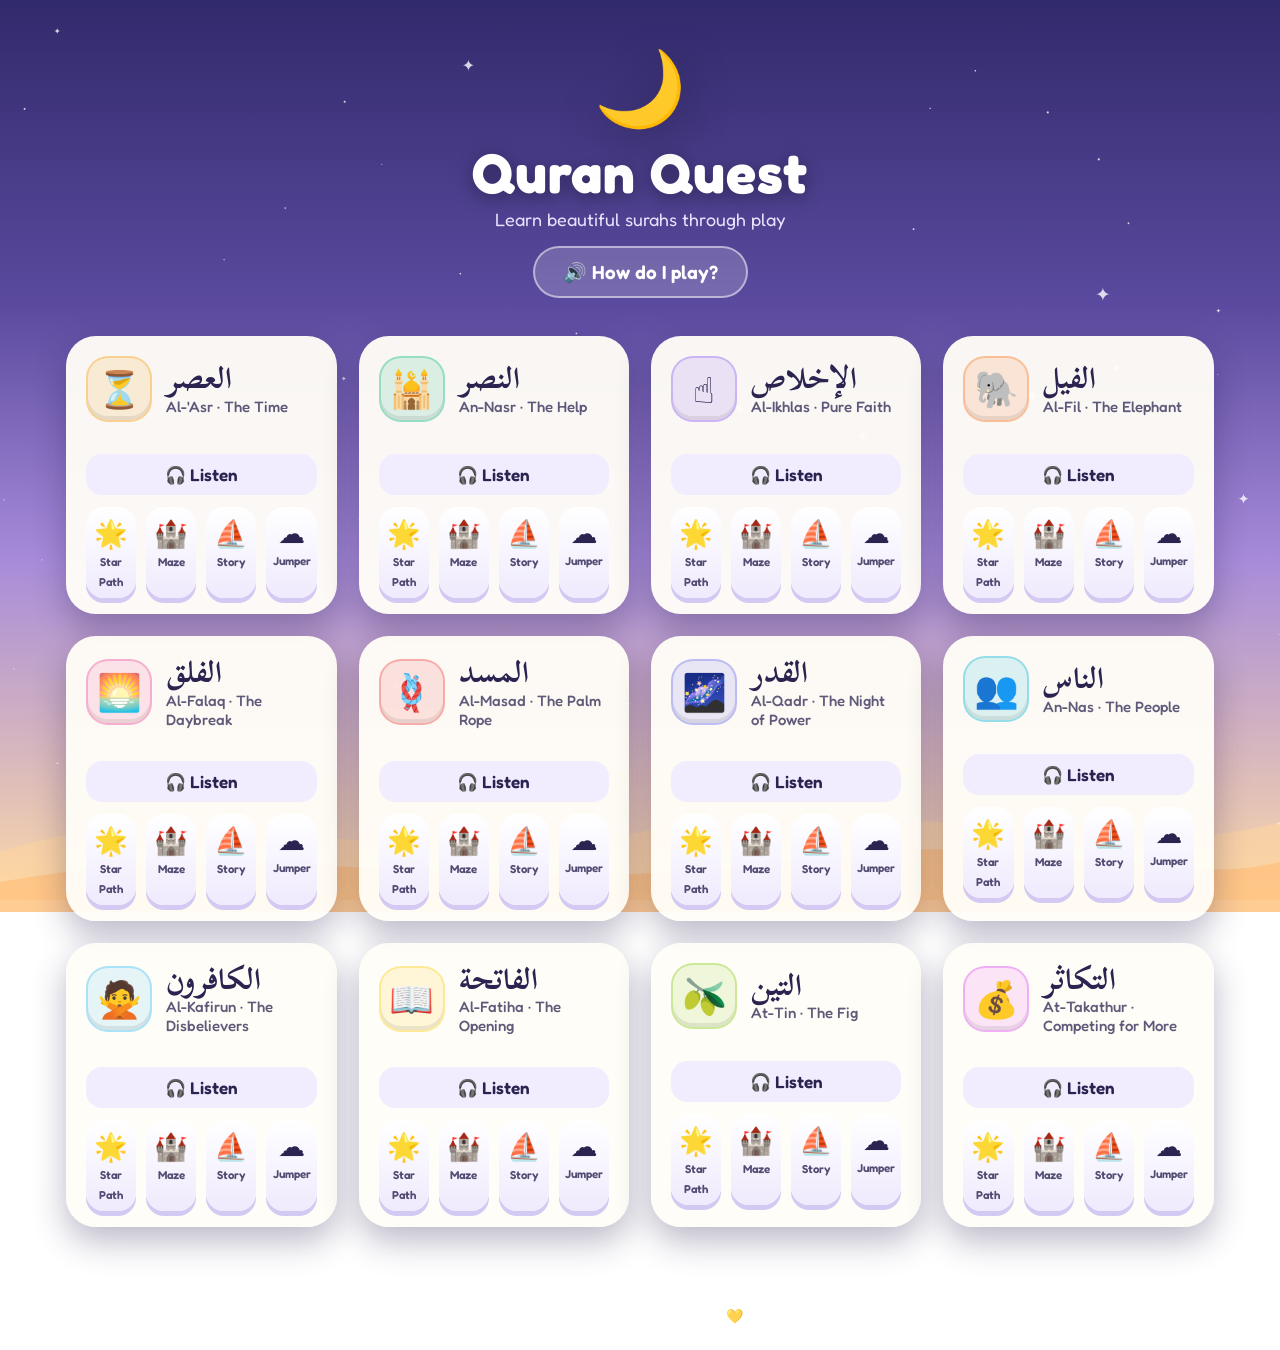
<file: games/story.html>
<!DOCTYPE html>
<html lang="en">
<head>
<meta charset="UTF-8" />
<meta name="viewport" content="width=device-width, initial-scale=1.0, maximum-scale=1.0, user-scalable=no" />
<title>Story Voyage — Quran Quest</title>
<link rel="stylesheet" href="../assets/css/shared.css?v=20260709d" />
<style>
  body { overflow: hidden; height: 100vh; background: #0e2a4a; }
  .stage { position: fixed; inset: 0; transition: background 1.2s ease; }

  /* ---------- voyage scene ---------- */
  .sun { position: absolute; top: 9vh; right: 12vw; width: 90px; height: 90px; border-radius: 50%;
    background: radial-gradient(circle, #fff7d6, #fbbf24 65%, transparent 70%);
    box-shadow: 0 0 80px 30px rgba(251,191,36,.35); animation: qq-float 5s ease-in-out infinite; }
  .sea { position: absolute; left: 0; right: 0; bottom: 0; height: 34vh;
    background: linear-gradient(180deg, #2f6db3, #16436f); overflow: hidden; }
  .wave { position: absolute; left: -60vw; width: 220vw; height: 46px; opacity: .5;
    border-radius: 45%; background: rgba(255,255,255,.16); animation: drift 7s linear infinite; }
  .wave:nth-child(2) { top: 26px; animation-duration: 9.5s; opacity: .3; }
  .wave:nth-child(3) { top: 54px; animation-duration: 12s; opacity: .22; }
  @keyframes drift { from { transform: translateX(0) } to { transform: translateX(28vw) } }
  .island { position: absolute; bottom: 21vh; left: 50%; transform: translateX(-50%);
    width: min(64vw, 460px); height: 150px; }
  .island .land { position: absolute; bottom: 0; left: 0; right: 0; height: 84px;
    background: linear-gradient(180deg, #7cbf6b, #4d8a4a); border-radius: 50% 50% 22px 22px / 90% 90% 22px 22px;
    box-shadow: 0 12px 0 #c2a26b, 0 26px 34px rgba(0,0,0,.3); }
  .island .big-emoji { position: absolute; bottom: 60px; left: 50%; transform: translateX(-50%);
    font-size: clamp(70px, 15vw, 120px); filter: drop-shadow(0 10px 18px rgba(0,0,0,.35));
    animation: qq-float 3.4s ease-in-out infinite; }
  .boat { position: fixed; bottom: 17vh; left: -18vw; font-size: 74px; z-index: 5;
    filter: drop-shadow(0 8px 14px rgba(0,0,0,.4));
    transition: left 2.2s cubic-bezier(.45,.05,.55,.95); animation: rock 3s ease-in-out infinite; }
  @keyframes rock { 50% { transform: rotate(4deg) translateY(-6px) } }

  .versebox { position: absolute; top: 12vh; left: 50%; transform: translateX(-50%);
    width: min(92vw, 760px); text-align: center; z-index: 6; }
  .v-ar { font-family: "Scheherazade New", serif; font-weight: 700; direction: rtl;
    font-size: clamp(30px, 6.5vw, 54px); color: #fff; line-height: 2;
    text-shadow: 0 3px 18px rgba(0,0,0,.45); }
  .v-ar.qq-pulse { color: #ffe9a8; }
  .wordchips { display: flex; flex-wrap: wrap; justify-content: center; gap: 8px; margin-top: 12px; direction: rtl; }
  .chip { font-family: "Scheherazade New", serif; font-size: clamp(19px, 3.4vw, 27px); font-weight: 700;
    background: rgba(255,255,255,.92); color: var(--ink); padding: 4px 15px; border-radius: 999px;
    box-shadow: 0 4px 0 rgba(0,0,0,.18); transition: transform .12s; }
  .chip:active { transform: scale(1.15) translateY(-4px); background: #ffe9a8; }
  .chip.lit { background: #ffe9a8; }

  .scene-controls { position: fixed; bottom: 4vh; left: 50%; transform: translateX(-50%);
    display: flex; gap: 20px; z-index: 10; }

  /* your-turn sparkle */
  #yourTurn { position: fixed; inset: 0; z-index: 20; display: none; align-items: center; justify-content: center;
    flex-direction: column; gap: 8px; pointer-events: none; }
  #yourTurn.show { display: flex; }
  #yourTurn .yt-mic { font-size: 90px; animation: qq-float 1.6s ease-in-out infinite; filter: drop-shadow(0 0 30px #fbbf24); }
  #yourTurn .yt-dots { display: flex; gap: 14px; }
  #yourTurn .yt-dots span { width: 20px; height: 20px; border-radius: 50%; background: #fbbf24; opacity: .25; }
  #yourTurn .yt-dots span.on { opacity: 1; box-shadow: 0 0 14px #fbbf24; }

  /* ---------- retell map ---------- */
  #map { position: fixed; inset: 0; display: none; }
  #map.show { display: block; }
  .m-island { position: absolute; width: 120px; height: 110px; text-align: center; transition: transform .15s; }
  .m-island .m-land { width: 110px; height: 62px; margin: 42px auto 0;
    background: linear-gradient(180deg, #7cbf6b, #4d8a4a); border-radius: 50% 50% 18px 18px / 85% 85% 18px 18px;
    box-shadow: 0 8px 0 #c2a26b, 0 16px 22px rgba(0,0,0,.3); }
  .m-island .m-emoji { position: absolute; top: 6px; left: 0; right: 0; font-size: 46px;
    filter: drop-shadow(0 6px 10px rgba(0,0,0,.3)); }
  .m-island.hidden-emoji .m-emoji { filter: blur(14px) brightness(1.4); }
  .m-island.done .m-emoji { filter: none; }
  .m-island.done .m-land { background: linear-gradient(180deg, #ffe9a8, #f4c542); }
  .m-island.wrong { animation: wobble .5s ease; }
  @keyframes wobble { 25% { transform: rotate(-6deg) } 75% { transform: rotate(6deg) } }
  .m-island .m-num { position: absolute; top: -14px; right: 4px; width: 30px; height: 30px; border-radius: 50%;
    background: #fbbf24; color: #7c2d12; font-weight: 700; font-size: 17px; display: none;
    align-items: center; justify-content: center; box-shadow: 0 3px 8px rgba(0,0,0,.3); }
  .m-island.done .m-num { display: flex; }
  #mapTitle { position: fixed; top: 84px; left: 0; right: 0; text-align: center; color: #fff; z-index: 5;
    font-size: clamp(20px, 4vw, 30px); font-weight: 700; text-shadow: 0 3px 12px rgba(0,0,0,.5); }
  #mapBoat { position: fixed; font-size: 56px; z-index: 8; transition: left 1.6s ease, top 1.6s ease;
    filter: drop-shadow(0 6px 12px rgba(0,0,0,.4)); animation: rock 3s ease-in-out infinite; }
</style>
</head>
<body>
<div class="stage" id="stage">
  <div class="sun" id="sun"></div>
  <div class="versebox">
    <div class="v-ar" id="vAr"></div>
    <div class="wordchips" id="chips"></div>
  </div>
  <div class="island"><span class="big-emoji" id="bigEmoji">🏝️</span><div class="land"></div></div>
  <div class="sea"><div class="wave"></div><div class="wave"></div><div class="wave"></div></div>
  <div class="boat" id="boat">⛵</div>
  <div class="scene-controls">
    <button class="qq-big-btn" id="btnHear" aria-label="Hear again">🔊</button>
    <button class="qq-big-btn" id="btnEcho" aria-label="Your turn">🎤</button>
    <button class="qq-big-btn" id="btnNext" aria-label="Next">➡️</button>
  </div>
</div>

<div id="yourTurn"><div class="yt-mic">🎤</div><div class="yt-dots"><span></span><span></span><span></span></div></div>

<div id="map">
  <div id="mapTitle">🗺️ Tell the story in order!</div>
  <div id="mapBoat">⛵</div>
</div>

<script src="../assets/js/surahs.js?v=20260709d"></script>
<script src="../assets/js/voice-manifest.js?v=20260709d"></script>
<script src="../assets/js/engine.js?v=20260709d" data-audio-base="../audio/"></script>
<script>
(async function () {
  const surah = QQ.getSurah(QQ.param("surah"));
  if (!surah) { location.href = "../index.html"; return; }
  let level = Math.min(QQ.getLevel("story", surah.slug), 3);
  const V = surah.verses.length;
  QQ.hud(surah, "Story Voyage");
  try { await document.fonts.load('700 48px "Scheherazade New"'); } catch (e) {}

  const stage = document.getElementById("stage");
  const boat = document.getElementById("boat");
  const vAr = document.getElementById("vAr");
  const chips = document.getElementById("chips");
  const bigEmoji = document.getElementById("bigEmoji");
  const yourTurn = document.getElementById("yourTurn");
  let vi = 0, busy = false;

  // sky palettes per verse position (dawn → day → sunset → night)
  function skyFor(i) {
    const p = V === 1 ? 0 : i / (V - 1);
    const hues = [[210, 60, 30], [200, 70, 55], [35, 90, 62], [265, 55, 30]];
    const seg = Math.min(2, Math.floor(p * 3));
    const f = p * 3 - seg;
    const mix = (a, b) => a + (b - a) * f;
    const h1 = hues[seg], h2 = hues[seg + 1];
    return `linear-gradient(180deg,
      hsl(${mix(h1[0], h2[0])}, ${mix(h1[1], h2[1])}%, ${mix(h1[2], h2[2]) * .6}%) 0%,
      hsl(${mix(h1[0], h2[0])}, ${mix(h1[1], h2[1])}%, ${mix(h1[2], h2[2])}%) 70%)`;
  }

  async function playScene(first) {
    busy = true;
    const v = surah.verses[vi];
    QQ.preloadWords(v);
    stage.style.background = skyFor(vi);
    bigEmoji.textContent = v.sceneEmoji;
    vAr.textContent = v.ar;
    chips.innerHTML = "";
    v.words.forEach((w) => {
      const b = document.createElement("button");
      b.className = "chip";
      b.textContent = w.ar;
      b.onclick = async () => {
        if (busy) return;
        b.classList.add("lit");
        QQ.sfx.step();
        await QQ.playWord(w.audio);
        QQ.speak(w.gloss);
      };
      chips.appendChild(b);
    });
    // boat sails in
    boat.style.left = "-18vw";
    await QQ.wait(80);
    boat.style.left = "12vw";
    QQ.sfx.whoosh();
    await QQ.wait(first ? 2100 : 1400);
    vAr.classList.remove("qq-pulse"); void vAr.offsetWidth; vAr.classList.add("qq-pulse");
    await QQ.playVerse(surah.id, v.n);
    await QQ.speak(v.meaning);
    if (vi + 1 < V) QQ.preload(surah.id, surah.verses[vi + 1].n);
    busy = false;
  }

  document.getElementById("btnHear").onclick = async () => {
    if (busy) return; busy = true;
    QQ.stopAudio();
    vAr.classList.remove("qq-pulse"); void vAr.offsetWidth; vAr.classList.add("qq-pulse");
    await QQ.playVerse(surah.id, surah.verses[vi].n);
    busy = false;
  };

  // Echo: hear it slowly, then "your turn" sparkle pause to recite out loud
  document.getElementById("btnEcho").onclick = async () => {
    if (busy) return; busy = true;
    QQ.stopAudio();
    await QQ.playVerse(surah.id, surah.verses[vi].n, 0.85);
    await QQ.speak("Your turn! Say it out loud!");
    yourTurn.classList.add("show");
    const dots = yourTurn.querySelectorAll(".yt-dots span");
    for (const d of dots) { d.classList.add("on"); QQ.sfx.step(); await QQ.wait(1300); }
    dots.forEach(d => d.classList.remove("on"));
    yourTurn.classList.remove("show");
    QQ.sfx.ding();
    await QQ.speak("Beautiful!");
    busy = false;
  };

  document.getElementById("btnNext").onclick = async () => {
    if (busy) return;
    QQ.stopAudio();
    vi++;
    if (vi < V) { playScene(false); }
    else startRetell();
  };

  // ---------- retell map ----------
  const map = document.getElementById("map");
  const mapBoat = document.getElementById("mapBoat");
  function startRetell() {
    stage.style.display = "none";
    document.querySelector(".scene-controls").style.display = "none";
    map.classList.add("show");
    map.style.background = "linear-gradient(180deg, #16436f, #0e2a4a)";
    QQ.speak("Now tell the story! Tap the islands in order, from the first ayah to the last!");

    // scatter islands (deterministic, non-overlapping-ish grid jitter)
    const order = surah.verses.map((_, i) => i).sort(() => Math.sin(surah.id * 999 + level * 31 + 1) - .5 + Math.random() - .5);
    const cols = Math.ceil(Math.sqrt(V));
    const rows = Math.ceil(V / cols);
    let expected = 0, done = 0;
    order.forEach((verseIdx, k) => {
      const col = k % cols, row = Math.floor(k / cols);
      const el = document.createElement("div");
      el.className = "m-island" + (level >= 2 ? " hidden-emoji" : "");
      el.innerHTML = `<div class="m-num"></div><div class="m-emoji">${surah.verses[verseIdx].sceneEmoji}</div><div class="m-land"></div>`;
      const x = 8 + (col + .5) / cols * 78 + ((k * 13) % 7) - 3;
      const y = 22 + (row + .5) / rows * 58 + ((k * 7) % 9) - 4;
      el.style.left = x + "vw"; el.style.top = y + "vh";
      map.appendChild(el);
      el.addEventListener("click", async () => {
        if (busy || el.classList.contains("done")) return;
        busy = true;
        await QQ.playVerse(surah.id, surah.verses[verseIdx].n);
        if (verseIdx === expected) {
          el.classList.add("done");
          el.querySelector(".m-num").textContent = expected + 1;
          mapBoat.style.left = "calc(" + x + "vw + 30px)";
          mapBoat.style.top = "calc(" + y + "vh + 55px)";
          QQ.sfx.ding();
          expected++; done++;
          if (done === V) {
            await QQ.wait(1400);
            QQ.setLevel("story", surah.slug, level + 1);
            QQ.finish(surah, "story", level, () => location.reload());
          } else if (done % 2 === 1) QQ.speak(["Yes!", "That comes next!", "Great remembering!"][done % 3]);
        } else {
          el.classList.remove("wrong"); void el.offsetWidth; el.classList.add("wrong");
          QQ.sfx.hm();
          if (Math.random() < .5) QQ.speak("Hmm, which ayah comes " + (expected === 0 ? "first" : "next") + "? Listen carefully!");
        }
        busy = false;
      });
    });
    mapBoat.style.left = "2vw";
    mapBoat.style.top = "45vh";
  }

  QQ.startOverlay(
    "Story Voyage", "⛵",
    "All aboard the story boat! We will sail to every island of the surah. " +
    "At each island, listen to the ayah, tap the words, and try saying it yourself with the microphone button. Then sail on!",
    async () => {
      await QQ.speakIntro(surah);
      playScene(true);
    }
  );
})();
</script>
</body>
</html>
</file>
<file: assets/css/shared.css>
/* Quran Quest — shared styles */
@import url("https://fonts.googleapis.com/css2?family=Fredoka:wght@400;500;600;700&family=Scheherazade+New:wght@500;700&display=swap");

:root {
  --ink: #2b2350;
  --paper: #fffdf7;
  --sky1: #a5b4fc;
  --sky2: #fbcfe8;
  --gold: #fbbf24;
}
* { box-sizing: border-box; -webkit-tap-highlight-color: transparent; }
html, body { margin: 0; padding: 0; }
body {
  font-family: "Fredoka", system-ui, sans-serif;
  color: var(--ink);
  overflow-x: hidden;
  user-select: none;
  -webkit-user-select: none;
}
.ar { font-family: "Scheherazade New", "Amiri", serif; direction: rtl; }
button { font-family: inherit; cursor: pointer; border: none; }
canvas { display: block; touch-action: none; }

/* ---------- start overlay ---------- */
.qq-start {
  position: fixed; inset: 0; z-index: 60;
  display: flex; align-items: center; justify-content: center;
  background: radial-gradient(ellipse at 50% 30%, #4c3f91 0%, #2b2350 70%);
  transition: opacity 0.5s ease, visibility 0.5s;
}
.qq-start.qq-hide { opacity: 0; visibility: hidden; }
.qq-start-card { text-align: center; animation: qq-float 3s ease-in-out infinite; }
.qq-start-emoji { font-size: 96px; filter: drop-shadow(0 8px 20px rgba(0,0,0,.35)); }
.qq-start-title {
  color: #fff; font-size: clamp(28px, 6vw, 48px); font-weight: 700;
  margin: 8px 0 24px; text-shadow: 0 4px 14px rgba(0,0,0,.3);
}
.qq-start-btn {
  width: 110px; height: 110px; border-radius: 50%;
  font-size: 44px; color: #7c2d12;
  background: linear-gradient(180deg, #fde68a, #f59e0b);
  box-shadow: 0 10px 0 #b45309, 0 18px 30px rgba(0,0,0,.35);
  transition: transform 0.12s ease;
}
.qq-start-btn:active { transform: translateY(6px); box-shadow: 0 4px 0 #b45309; }

/* ---------- HUD ---------- */
.qq-hud {
  position: fixed; top: 0; left: 0; right: 0; z-index: 40;
  display: flex; align-items: center; justify-content: space-between;
  padding: 10px 14px; pointer-events: none;
}
.qq-hud > * { pointer-events: auto; }
.qq-hud-btn {
  width: 54px; height: 54px; border-radius: 18px; font-size: 26px;
  display: flex; align-items: center; justify-content: center;
  background: rgba(255,255,255,.85); backdrop-filter: blur(6px);
  box-shadow: 0 4px 12px rgba(43,35,80,.2); text-decoration: none;
}
.qq-hud-title {
  display: flex; align-items: center; gap: 10px;
  background: rgba(255,255,255,.85); backdrop-filter: blur(6px);
  border-radius: 20px; padding: 6px 18px;
  box-shadow: 0 4px 12px rgba(43,35,80,.2);
}
.qq-hud-emoji { font-size: 24px; }
.qq-hud-ar { font-family: "Scheherazade New", serif; font-size: 26px; font-weight: 700; }

/* ---------- touch pad ---------- */
.qq-pad {
  position: fixed; bottom: 14px; left: 0; right: 0; z-index: 40;
  display: flex; justify-content: center; gap: 18px;
}
.qq-pad-btn {
  width: 74px; height: 74px; border-radius: 26px; font-size: 30px;
  background: rgba(255,255,255,.75); backdrop-filter: blur(6px);
  box-shadow: 0 6px 0 rgba(43,35,80,.25);
  touch-action: none;
}
.qq-pad-btn:active { transform: translateY(4px); box-shadow: 0 2px 0 rgba(43,35,80,.25); }
@media (hover: hover) and (pointer: fine) and (min-width: 900px) {
  .qq-pad { opacity: 0.45; }
}

/* ---------- confetti / finish ---------- */
.qq-confetti {
  position: fixed; top: -30px; z-index: 70; pointer-events: none;
  animation: qq-fall 2.6s linear forwards;
}
@keyframes qq-fall {
  to { transform: translateY(110vh) rotate(540deg); opacity: 0.6; }
}
.qq-finish {
  position: fixed; inset: 0; z-index: 65;
  display: flex; align-items: center; justify-content: center;
  background: rgba(43, 35, 80, 0.55); backdrop-filter: blur(6px);
  animation: qq-appear 0.4s ease;
}
.qq-finish-card {
  background: var(--paper); border-radius: 36px; padding: 34px 44px;
  text-align: center; box-shadow: 0 24px 60px rgba(0,0,0,.35);
  animation: qq-bounce-in 0.6s cubic-bezier(0.34, 1.56, 0.64, 1);
  max-width: min(92vw, 460px);
}
.qq-finish-emoji { font-size: 76px; }
.qq-finish-stars { font-size: 44px; letter-spacing: 6px; margin: 6px 0; }
.qq-finish-ar {
  font-family: "Scheherazade New", serif; font-size: clamp(26px, 5vw, 40px);
  font-weight: 700; margin: 6px 0 18px; direction: rtl; line-height: 1.9;
}
.qq-finish-row { display: flex; gap: 16px; justify-content: center; }
.qq-big-btn {
  width: 84px; height: 84px; border-radius: 28px; font-size: 36px;
  display: flex; align-items: center; justify-content: center;
  background: linear-gradient(180deg, #ffffff, #e9e4ff);
  box-shadow: 0 8px 0 #c7bff0, 0 12px 22px rgba(43,35,80,.22);
  text-decoration: none; transition: transform 0.12s;
}
.qq-big-btn:active { transform: translateY(5px); box-shadow: 0 3px 0 #c7bff0; }

.qq-pulse { animation: qq-pulse 0.9s ease; }
@keyframes qq-pulse { 30% { transform: scale(1.12); color: #b45309; } }
@keyframes qq-float { 50% { transform: translateY(-12px); } }
@keyframes qq-appear { from { opacity: 0; } }
@keyframes qq-bounce-in { from { transform: scale(0.6); opacity: 0; } }
</file>
